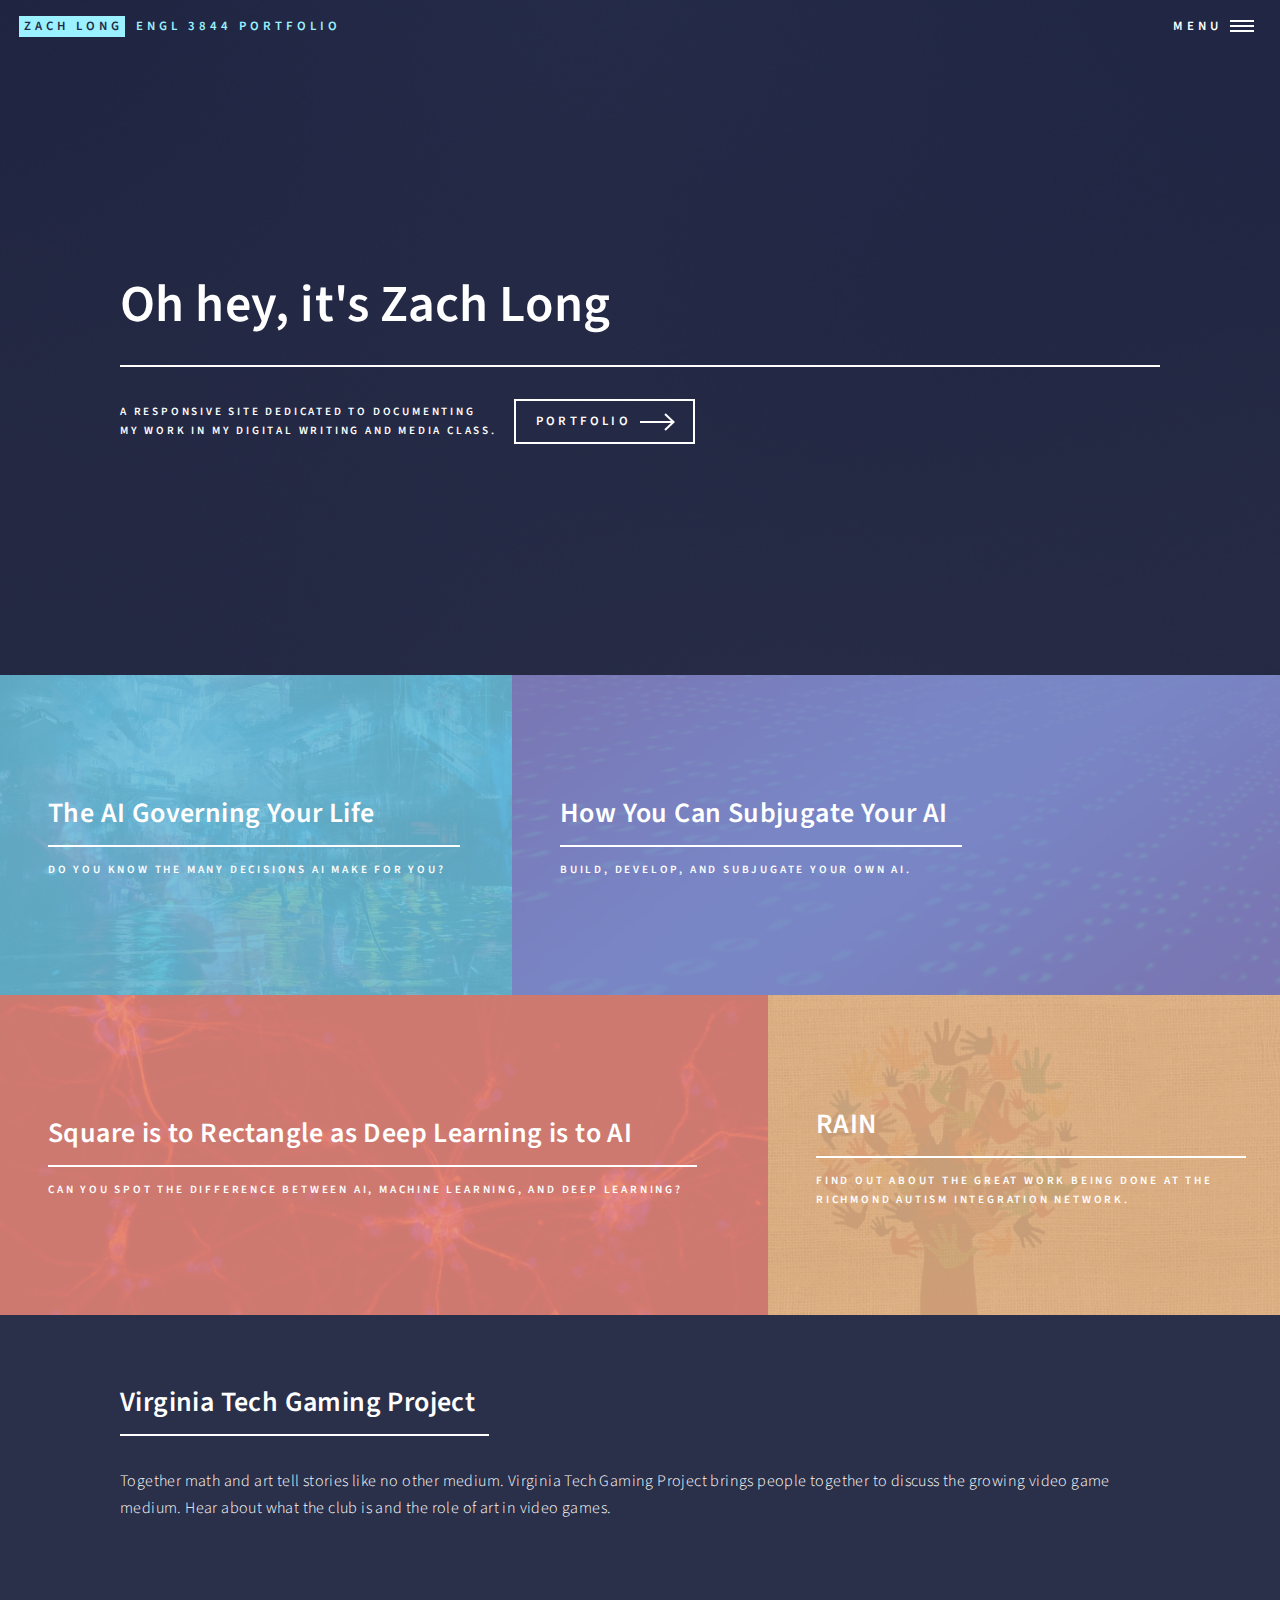
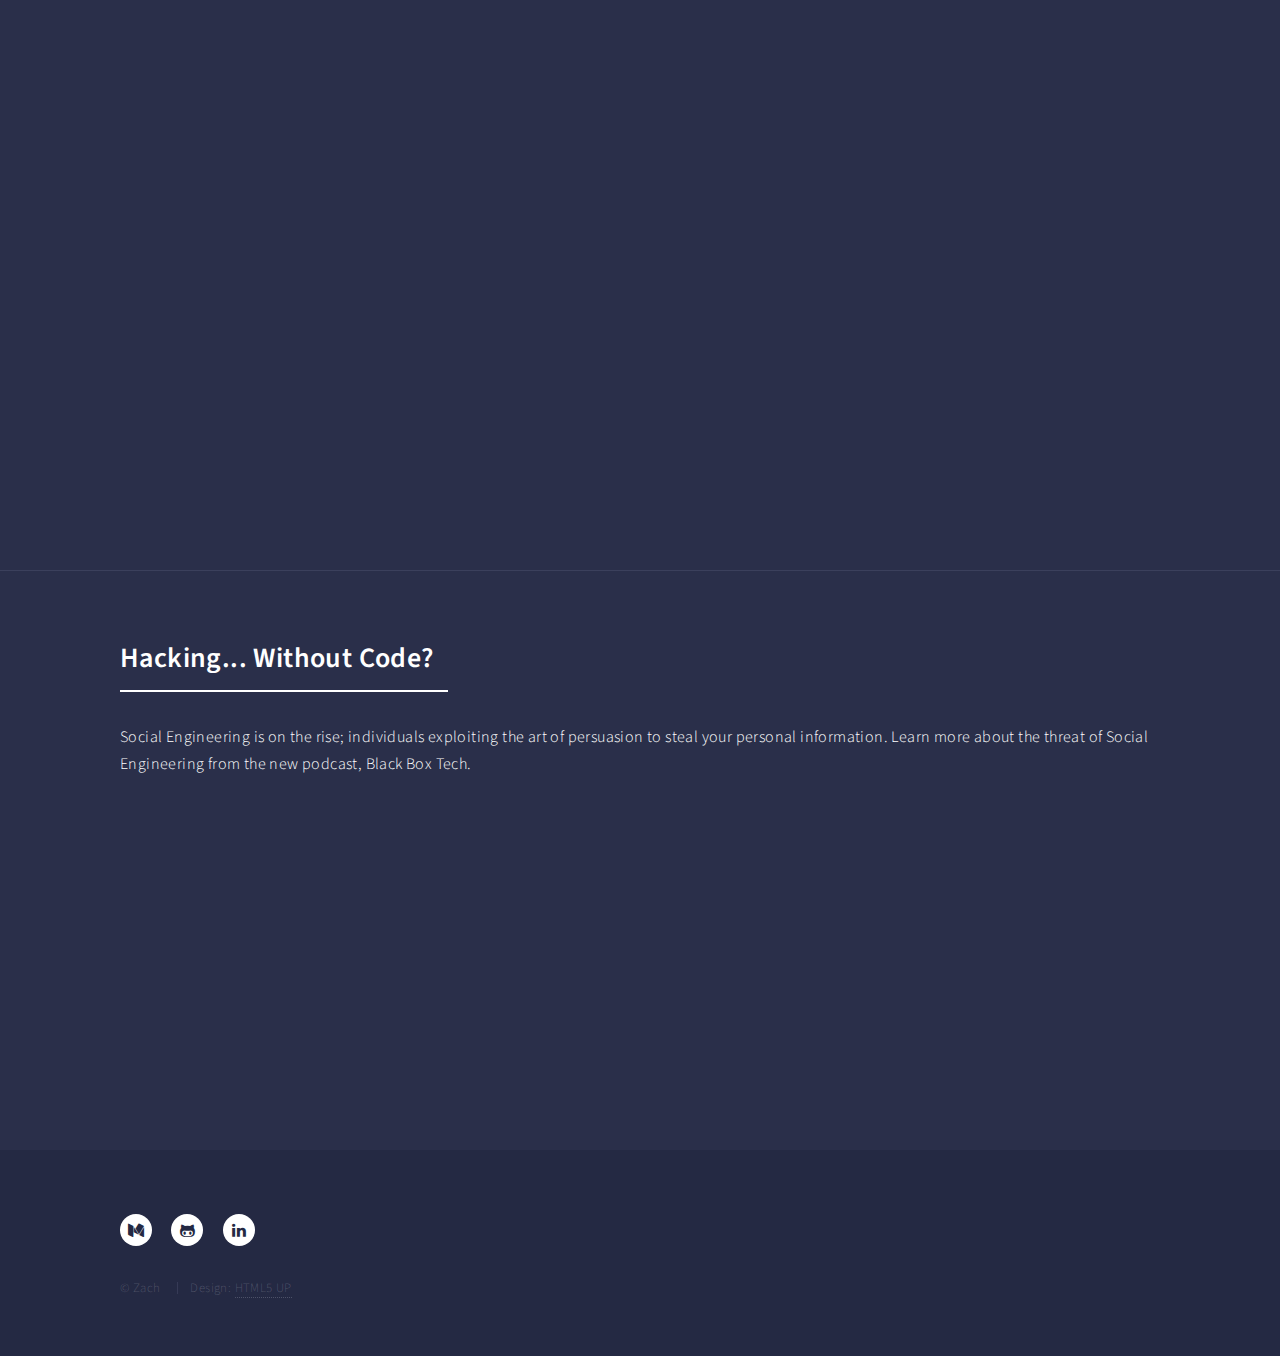
<file: index.html>
<!DOCTYPE HTML>
<!--
	Forty by HTML5 UP
	html5up.net | @ajlkn
	Free for personal and commercial use under the CCA 3.0 license (html5up.net/license)
-->
<html>
	<head>
		<title>Zach Long | 3844</title>
		<meta charset="utf-8" />
		<meta name="viewport" content="width=device-width, initial-scale=1, user-scalable=no" />
		<link rel="stylesheet" href="assets/css/main.css" />
		<noscript><link rel="stylesheet" href="assets/css/noscript.css" /></noscript>
	</head>
	<body class="is-preload">

		<!-- Wrapper -->
			<div id="wrapper">

				<!-- Header -->
					<header id="header" class="alt">
						<a href="index.html" class="logo"><strong>Zach Long</strong> <span>ENGL 3844 Portfolio</span></a>
						<nav>
							<a href="#menu">Menu</a>
						</nav>
					</header>

				<!-- Menu -->
					<nav id="menu">
						<ul class="links">
							<li><a href="index.html">Home</a></li>
                            <li><a href="#one">Portfolio</a></li>
                            <li><a href="#two">Virginia Tech Gaming Project</a></li>
                            <li><a href="#three">Hacking... Without Code?</a></li>
						</ul>
						<ul class="actions stacked">
							<li><a href="http://www.richmondautism.org/" class="button fit">RAIN</a></li>
							<li><a href="https://heartmachine.com/" class="button fit">Solar Ash Kingdom</a></li>
						</ul>
					</nav>

				<!-- Banner -->
					<section id="banner" class="major">
						<div class="inner">
							<header class="major">
								<h1>Oh hey, it's Zach Long</h1>
							</header>
							<div class="content">
								<p>A responsive site dedicated to documenting<br />
								my work in my Digital Writing and Media class.</p>
								<ul class="actions">
									<li><a href="#one" class="button next scrolly">Portfolio</a></li>
								</ul>
							</div>
						</div>
					</section>

				<!-- Main -->
					<div id="main">

						<!-- One -->
							<section id="one" class="tiles">
								<article>
									<span class="image">
										<img src="images/surroundAI.jpg" alt="Robot Top Hat" />
									</span>
									<header class="major">
										<h3><a href="https://medium.com/@zachtl13/the-ai-governing-your-life-140505f958c6" class="link">The AI Governing Your Life</a></h3>
										<p>Do you know the many decisions AI make for you?</p>
									</header>
								</article>
								<article>
									<span class="image">
										<img src="images/bin.jpg" alt="" />
									</span>
									<header class="major">
										<h3><a href="https://medium.com/@zachtl13/how-you-can-subjugate-your-ai-b9d9c4ce5c4e" class="link">How You Can Subjugate Your AI</a></h3>
										<p>Build, develop, and subjugate your own AI.</p>
									</header>
								</article>
								<article>
									<span class="image">
										<img src="images/neurons.png" alt="" />
									</span>
									<header class="major">
										<h3><a href="https://medium.com/@zachtl13/square-is-to-rectangle-as-deep-learning-is-to-ai-cae470043db2" class="link">Square is to Rectangle as Deep Learning is to AI</a></h3>
										<p>Can you spot the difference between AI, Machine Learning, and Deep Learning?</p>
									</header>
                                </article>
								<article>
									<span class="image">
										<img src="images/volunteer.jpg" alt="" />
									</span>
									<header class="major">
										<h3><a href="http://www.richmondautism.org/" class="link">RAIN</a></h3>
										<p>Find out about the great work being done at the Richmond Autism Integration Network.</p>
									</header>
                                </article>
							</section>

						<!-- Two -->
							<section id="two">
								<div class="inner">
									<header class="major">
										<h2>Virginia Tech Gaming Project</h2>
									</header>
                                    <p>Together math and art tell stories like no other medium.  Virginia Tech Gaming Project brings people together to discuss the growing video game medium.  Hear about what the club is and the role of art in video games.</p>
                                    <style>.embed-container { position: relative; padding-bottom: 56.25%; height: 0; overflow: hidden; max-width: 100%; } .embed-container iframe, .embed-container object, .embed-container embed { position: absolute; top: 0; left: 0; width: 100%; height: 100%; }</style><div class='embed-container'><iframe src='https://www.youtube.com/embed//hqlUwbIH5JA' frameborder='0' allowfullscreen></iframe>
								</div>
                            </section>
                            <section id="three">
                                <div class="inner">
                                    <header class="major">
                                        <h2>Hacking... Without Code?</h2>
                                    </header>
                                    <p>Social Engineering is on the rise; individuals exploiting the art of persuasion to steal your personal information. Learn more about the threat of Social Engineering from the new podcast, Black Box Tech.</p>
                                    <iframe width="100%" height="300" scrolling="no" frameborder="no" allow="autoplay" src="https://w.soundcloud.com/player/?url=https%3A//api.soundcloud.com/tracks/604040880%3Fsecret_token%3Ds-ou3fb&color=%23ff5500&auto_play=false&hide_related=false&show_comments=true&show_user=true&show_reposts=false&show_teaser=true&visual=true"></iframe>
                                </div>
                            </section>

					</div>

				<!-- Footer -->
					<footer id="footer">
						<div class="inner">
							<ul class="icons">
								<li><a href="https://medium.com/@zachtl13" class="icon alt fa-medium"><span class="label">Medium</span></a></li>
								<li><a href="https://github.com/Masterfishy" class="icon alt fa-github-alt"><span class="label">GitHub</span></a></li>
								<li><a href="https://www.linkedin.com/in/zachlong-42/" class="icon alt fa-linkedin"><span class="label">LinkedIn</span></a></li>
							</ul>
							<ul class="copyright">
								<li>&copy; Zach</li>
								<li>Design: <a href="https://html5up.net">HTML5 UP</a></li>
							</ul>
						</div>
					</footer>

			</div>

		<!-- Scripts -->
			<script src="assets/js/jquery.min.js"></script>
			<script src="assets/js/jquery.scrolly.min.js"></script>
			<script src="assets/js/jquery.scrollex.min.js"></script>
			<script src="assets/js/browser.min.js"></script>
			<script src="assets/js/breakpoints.min.js"></script>
			<script src="assets/js/util.js"></script>
			<script src="assets/js/main.js"></script>

	</body>
</html>
</file>
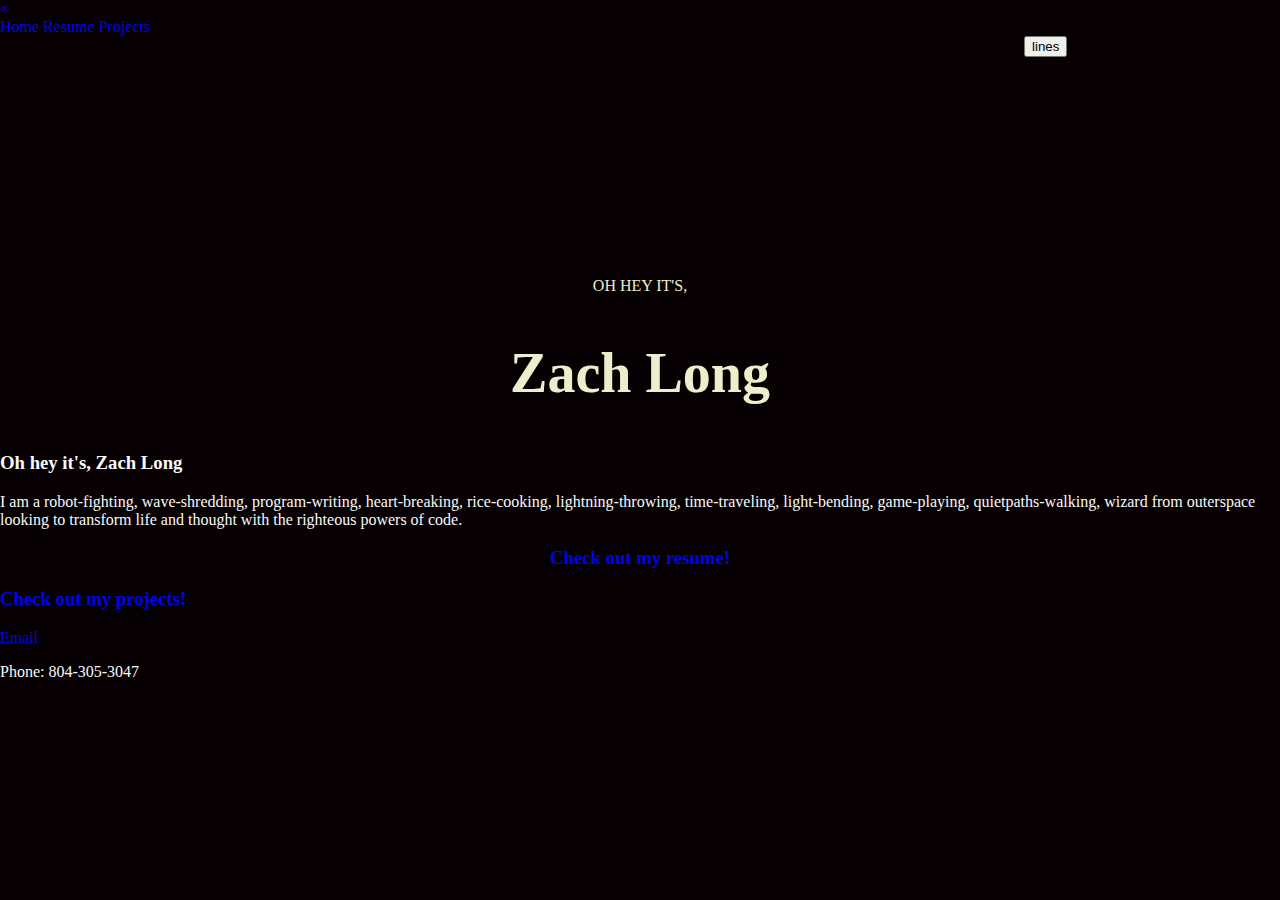
<file: Old/index.html>
<!DOCTYPE html>
    <head>
        <title>Zach's 4th try for a website.</title>
        <link rel="stylesheet" href="css/style.css"/>
        <meta name='viewport' content='width=device-width, initial-scale=1.0, maximum-scale=1.0'/>
    </head>
    <body>
        <script src="js/scripts.js"></script>
        <div id="menus" class="overlay">
            <a href="javascript:void(0)" class="close" onclick="closeMenu()">&times;</a>
            <div class="overlay-content">
                <a href="index.html">Home</a>
                <a href="resume.html">Resume</a> 
                <a href="projects.html">Projects</a>
            </div>
        </div>
        <div class="hamburger">
            <button onclick="openMenu()">lines</button>
        </div>

        
        <div class="section hero">
            <div class="circle">
                <p>OH HEY IT'S,</p>
                <h2>Zach Long</h2>
            </div>
        </div>
        <div class="section about">
            <!--<img src="images/head.JPG" alt="issme Zach, that's arabic."/>-->
            <h3>Oh hey it's, Zach Long</h3>
            <p>I am a robot-fighting, wave-shredding, program-writing, 
                heart-breaking, rice-cooking, lightning-throwing, time-traveling,
                light-bending, game-playing, quietpaths-walking, wizard from
                outerspace looking to transform life and thought with the
                righteous powers of code.                
            </p>
        </div>
        <div class="section resume">
            <h3><a href="resume.html">Check out my resume!</a></h3>
        </div>
        <div class="section projects">
            <h3><a href="projects.html">Check out my projects!</a></h3>
        </div>
        <div class="section contact">
            <p><a href="mailto:zachtl13@vt.edu">Email</a></p>
            <p>Phone: 804-305-3047</p>
        </div>

    </body>
</file>
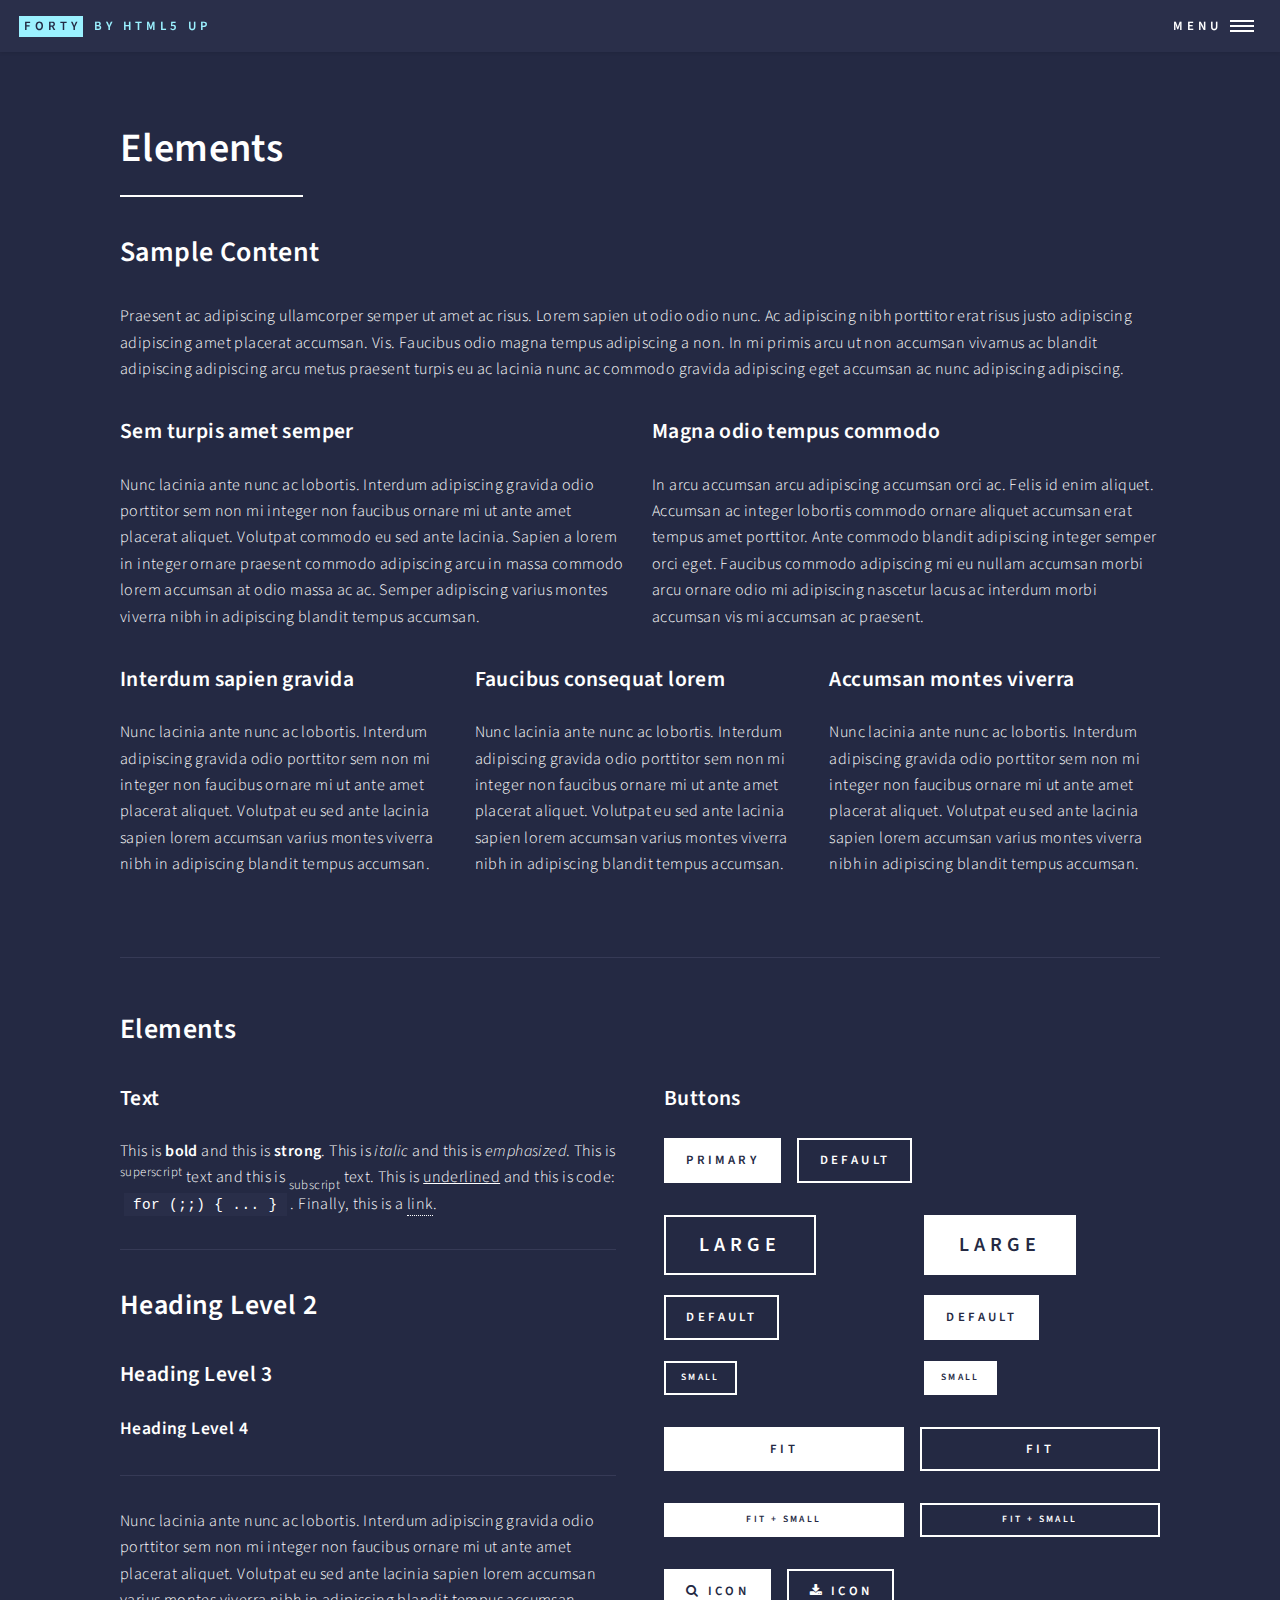
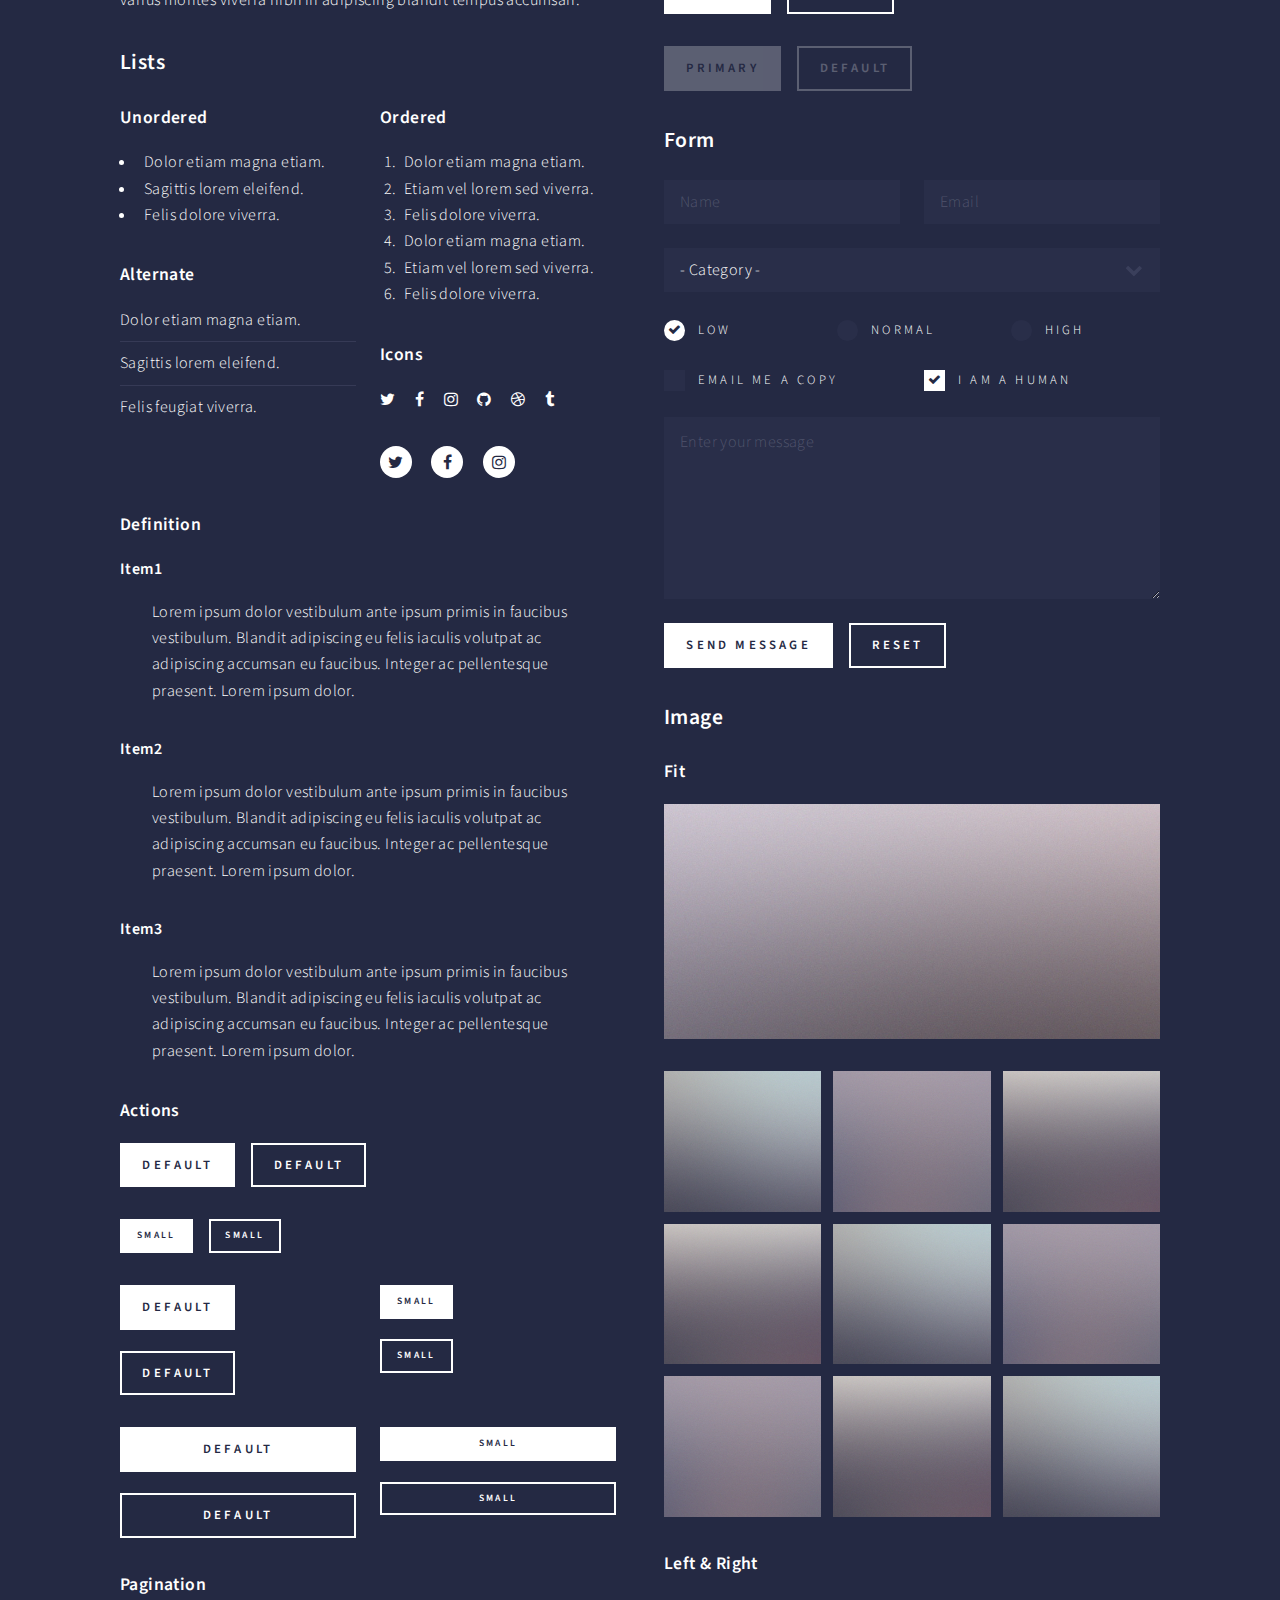
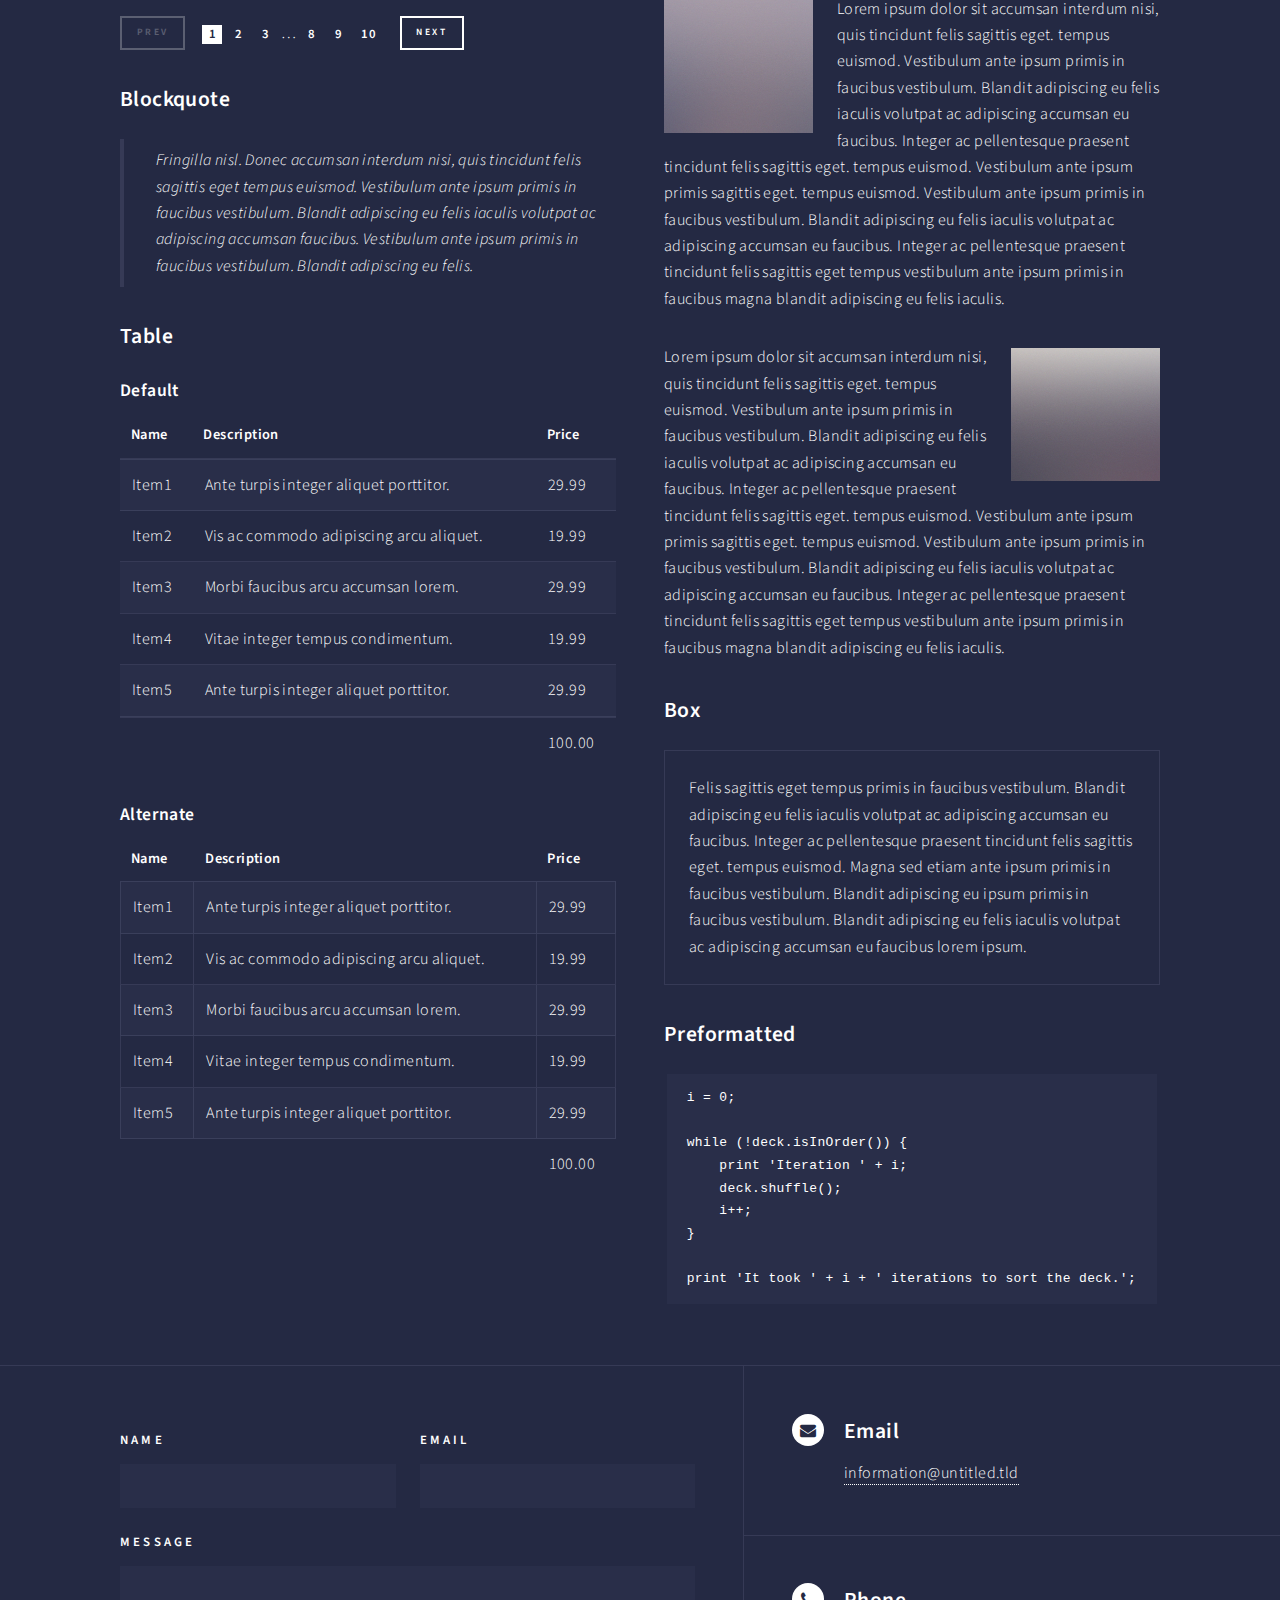
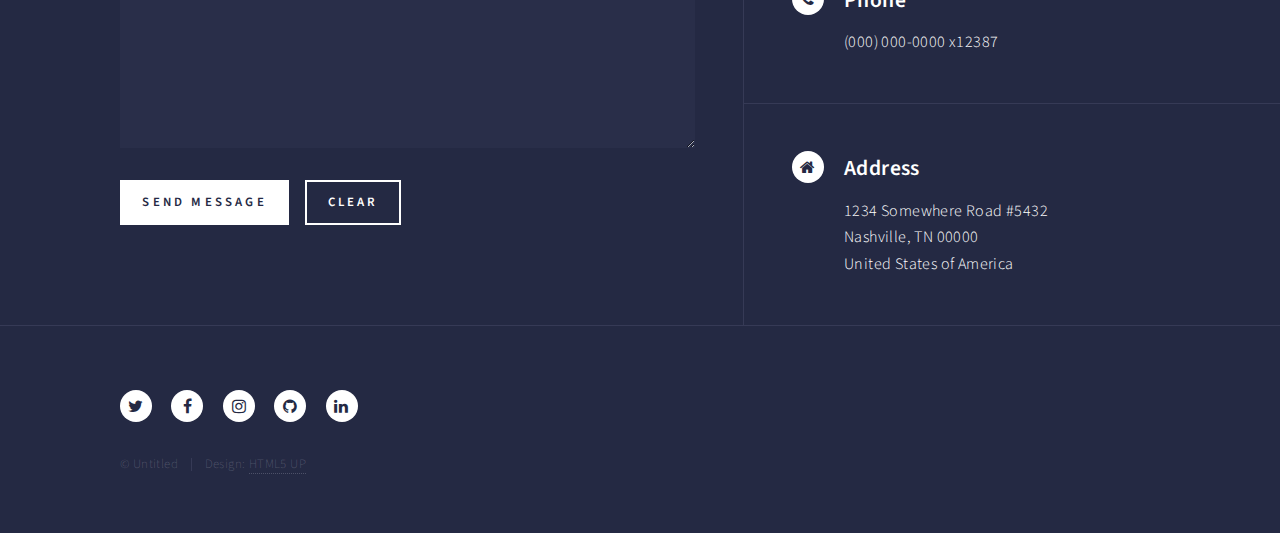
<file: elements.html>
<!DOCTYPE HTML>
<!--
	Forty by HTML5 UP
	html5up.net | @ajlkn
	Free for personal and commercial use under the CCA 3.0 license (html5up.net/license)
-->
<html>
	<head>
		<title>Elements - Forty by HTML5 UP</title>
		<meta charset="utf-8" />
		<meta name="viewport" content="width=device-width, initial-scale=1, user-scalable=no" />
		<link rel="stylesheet" href="assets/css/main.css" />
		<noscript><link rel="stylesheet" href="assets/css/noscript.css" /></noscript>
	</head>
	<body class="is-preload">

		<!-- Wrapper -->
			<div id="wrapper">

				<!-- Header -->
					<header id="header">
						<a href="index.html" class="logo"><strong>Forty</strong> <span>by HTML5 UP</span></a>
						<nav>
							<a href="#menu">Menu</a>
						</nav>
					</header>

				<!-- Menu -->
					<nav id="menu">
						<ul class="links">
							<li><a href="index.html">Home</a></li>
							<li><a href="landing.html">Landing</a></li>
							<li><a href="generic.html">Generic</a></li>
							<li><a href="elements.html">Elements</a></li>
						</ul>
						<ul class="actions stacked">
							<li><a href="#" class="button primary fit">Get Started</a></li>
							<li><a href="#" class="button fit">Log In</a></li>
						</ul>
					</nav>

				<!-- Main -->
					<div id="main" class="alt">

						<!-- One -->
							<section id="one">
								<div class="inner">
									<header class="major">
										<h1>Elements</h1>
									</header>

									<!-- Content -->
										<h2 id="content">Sample Content</h2>
										<p>Praesent ac adipiscing ullamcorper semper ut amet ac risus. Lorem sapien ut odio odio nunc. Ac adipiscing nibh porttitor erat risus justo adipiscing adipiscing amet placerat accumsan. Vis. Faucibus odio magna tempus adipiscing a non. In mi primis arcu ut non accumsan vivamus ac blandit adipiscing adipiscing arcu metus praesent turpis eu ac lacinia nunc ac commodo gravida adipiscing eget accumsan ac nunc adipiscing adipiscing.</p>
										<div class="row">
											<div class="col-6 col-12-small">
												<h3>Sem turpis amet semper</h3>
												<p>Nunc lacinia ante nunc ac lobortis. Interdum adipiscing gravida odio porttitor sem non mi integer non faucibus ornare mi ut ante amet placerat aliquet. Volutpat commodo eu sed ante lacinia. Sapien a lorem in integer ornare praesent commodo adipiscing arcu in massa commodo lorem accumsan at odio massa ac ac. Semper adipiscing varius montes viverra nibh in adipiscing blandit tempus accumsan.</p>
											</div>
											<div class="col-6 col-12-small">
												<h3>Magna odio tempus commodo</h3>
												<p>In arcu accumsan arcu adipiscing accumsan orci ac. Felis id enim aliquet. Accumsan ac integer lobortis commodo ornare aliquet accumsan erat tempus amet porttitor. Ante commodo blandit adipiscing integer semper orci eget. Faucibus commodo adipiscing mi eu nullam accumsan morbi arcu ornare odio mi adipiscing nascetur lacus ac interdum morbi accumsan vis mi accumsan ac praesent.</p>
											</div>
											<!-- Break -->
											<div class="col-4 col-12-medium">
												<h3>Interdum sapien gravida</h3>
												<p>Nunc lacinia ante nunc ac lobortis. Interdum adipiscing gravida odio porttitor sem non mi integer non faucibus ornare mi ut ante amet placerat aliquet. Volutpat eu sed ante lacinia sapien lorem accumsan varius montes viverra nibh in adipiscing blandit tempus accumsan.</p>
											</div>
											<div class="col-4 col-12-medium">
												<h3>Faucibus consequat lorem</h3>
												<p>Nunc lacinia ante nunc ac lobortis. Interdum adipiscing gravida odio porttitor sem non mi integer non faucibus ornare mi ut ante amet placerat aliquet. Volutpat eu sed ante lacinia sapien lorem accumsan varius montes viverra nibh in adipiscing blandit tempus accumsan.</p>
											</div>
											<div class="col-4 col-12-medium">
												<h3>Accumsan montes viverra</h3>
												<p>Nunc lacinia ante nunc ac lobortis. Interdum adipiscing gravida odio porttitor sem non mi integer non faucibus ornare mi ut ante amet placerat aliquet. Volutpat eu sed ante lacinia sapien lorem accumsan varius montes viverra nibh in adipiscing blandit tempus accumsan.</p>
											</div>
										</div>

									<hr class="major" />

									<!-- Elements -->
										<h2 id="elements">Elements</h2>
										<div class="row gtr-200">
											<div class="col-6 col-12-medium">

												<!-- Text stuff -->
													<h3>Text</h3>
													<p>This is <b>bold</b> and this is <strong>strong</strong>. This is <i>italic</i> and this is <em>emphasized</em>.
													This is <sup>superscript</sup> text and this is <sub>subscript</sub> text.
													This is <u>underlined</u> and this is code: <code>for (;;) { ... }</code>.
													Finally, this is a <a href="#">link</a>.</p>
													<hr />
													<h2>Heading Level 2</h2>
													<h3>Heading Level 3</h3>
													<h4>Heading Level 4</h4>
													<hr />
													<p>Nunc lacinia ante nunc ac lobortis. Interdum adipiscing gravida odio porttitor sem non mi integer non faucibus ornare mi ut ante amet placerat aliquet. Volutpat eu sed ante lacinia sapien lorem accumsan varius montes viverra nibh in adipiscing blandit tempus accumsan.</p>

												<!-- Lists -->
													<h3>Lists</h3>
													<div class="row">
														<div class="col-6 col-12-small">

															<h4>Unordered</h4>
															<ul>
																<li>Dolor etiam magna etiam.</li>
																<li>Sagittis lorem eleifend.</li>
																<li>Felis dolore viverra.</li>
															</ul>

															<h4>Alternate</h4>
															<ul class="alt">
																<li>Dolor etiam magna etiam.</li>
																<li>Sagittis lorem eleifend.</li>
																<li>Felis feugiat viverra.</li>
															</ul>

														</div>
														<div class="col-6 col-12-small">

															<h4>Ordered</h4>
															<ol>
																<li>Dolor etiam magna etiam.</li>
																<li>Etiam vel lorem sed viverra.</li>
																<li>Felis dolore viverra.</li>
																<li>Dolor etiam magna etiam.</li>
																<li>Etiam vel lorem sed viverra.</li>
																<li>Felis dolore viverra.</li>
															</ol>

															<h4>Icons</h4>
															<ul class="icons">
																<li><a href="#" class="icon fa-twitter"><span class="label">Twitter</span></a></li>
																<li><a href="#" class="icon fa-facebook"><span class="label">Facebook</span></a></li>
																<li><a href="#" class="icon fa-instagram"><span class="label">Instagram</span></a></li>
																<li><a href="#" class="icon fa-github"><span class="label">Github</span></a></li>
																<li><a href="#" class="icon fa-dribbble"><span class="label">Dribbble</span></a></li>
																<li><a href="#" class="icon fa-tumblr"><span class="label">Tumblr</span></a></li>
															</ul>
															<ul class="icons">
																<li><a href="#" class="icon alt fa-twitter"><span class="label">Twitter</span></a></li>
																<li><a href="#" class="icon alt fa-facebook"><span class="label">Facebook</span></a></li>
																<li><a href="#" class="icon alt fa-instagram"><span class="label">Instagram</span></a></li>
															</ul>

														</div>
													</div>
													<h4>Definition</h4>
													<dl>
														<dt>Item1</dt>
														<dd>
															<p>Lorem ipsum dolor vestibulum ante ipsum primis in faucibus vestibulum. Blandit adipiscing eu felis iaculis volutpat ac adipiscing accumsan eu faucibus. Integer ac pellentesque praesent. Lorem ipsum dolor.</p>
														</dd>
														<dt>Item2</dt>
														<dd>
															<p>Lorem ipsum dolor vestibulum ante ipsum primis in faucibus vestibulum. Blandit adipiscing eu felis iaculis volutpat ac adipiscing accumsan eu faucibus. Integer ac pellentesque praesent. Lorem ipsum dolor.</p>
														</dd>
														<dt>Item3</dt>
														<dd>
															<p>Lorem ipsum dolor vestibulum ante ipsum primis in faucibus vestibulum. Blandit adipiscing eu felis iaculis volutpat ac adipiscing accumsan eu faucibus. Integer ac pellentesque praesent. Lorem ipsum dolor.</p>
														</dd>
													</dl>

													<h4>Actions</h4>
													<ul class="actions">
														<li><a href="#" class="button primary">Default</a></li>
														<li><a href="#" class="button">Default</a></li>
													</ul>
													<ul class="actions small">
														<li><a href="#" class="button primary small">Small</a></li>
														<li><a href="#" class="button small">Small</a></li>
													</ul>
													<div class="row">
														<div class="col-6 col-12-small">
															<ul class="actions stacked">
																<li><a href="#" class="button primary">Default</a></li>
																<li><a href="#" class="button">Default</a></li>
															</ul>
														</div>
														<div class="col-6 col-12-small">
															<ul class="actions stacked">
																<li><a href="#" class="button primary small">Small</a></li>
																<li><a href="#" class="button small">Small</a></li>
															</ul>
														</div>
														<div class="col-6 col-12-small">
															<ul class="actions stacked">
																<li><a href="#" class="button primary fit">Default</a></li>
																<li><a href="#" class="button fit">Default</a></li>
															</ul>
														</div>
														<div class="col-6 col-12-small">
															<ul class="actions stacked">
																<li><a href="#" class="button primary small fit">Small</a></li>
																<li><a href="#" class="button small fit">Small</a></li>
															</ul>
														</div>
													</div>

													<h4>Pagination</h4>
													<ul class="pagination">
														<li><span class="button small disabled">Prev</span></li>
														<li><a href="#" class="page active">1</a></li>
														<li><a href="#" class="page">2</a></li>
														<li><a href="#" class="page">3</a></li>
														<li><span>&hellip;</span></li>
														<li><a href="#" class="page">8</a></li>
														<li><a href="#" class="page">9</a></li>
														<li><a href="#" class="page">10</a></li>
														<li><a href="#" class="button small">Next</a></li>
													</ul>

												<!-- Blockquote -->
													<h3>Blockquote</h3>
													<blockquote>Fringilla nisl. Donec accumsan interdum nisi, quis tincidunt felis sagittis eget tempus euismod. Vestibulum ante ipsum primis in faucibus vestibulum. Blandit adipiscing eu felis iaculis volutpat ac adipiscing accumsan faucibus. Vestibulum ante ipsum primis in faucibus vestibulum. Blandit adipiscing eu felis.</blockquote>

												<!-- Table -->
													<h3>Table</h3>

													<h4>Default</h4>
													<div class="table-wrapper">
														<table>
															<thead>
																<tr>
																	<th>Name</th>
																	<th>Description</th>
																	<th>Price</th>
																</tr>
															</thead>
															<tbody>
																<tr>
																	<td>Item1</td>
																	<td>Ante turpis integer aliquet porttitor.</td>
																	<td>29.99</td>
																</tr>
																<tr>
																	<td>Item2</td>
																	<td>Vis ac commodo adipiscing arcu aliquet.</td>
																	<td>19.99</td>
																</tr>
																<tr>
																	<td>Item3</td>
																	<td> Morbi faucibus arcu accumsan lorem.</td>
																	<td>29.99</td>
																</tr>
																<tr>
																	<td>Item4</td>
																	<td>Vitae integer tempus condimentum.</td>
																	<td>19.99</td>
																</tr>
																<tr>
																	<td>Item5</td>
																	<td>Ante turpis integer aliquet porttitor.</td>
																	<td>29.99</td>
																</tr>
															</tbody>
															<tfoot>
																<tr>
																	<td colspan="2"></td>
																	<td>100.00</td>
																</tr>
															</tfoot>
														</table>
													</div>

													<h4>Alternate</h4>
													<div class="table-wrapper">
														<table class="alt">
															<thead>
																<tr>
																	<th>Name</th>
																	<th>Description</th>
																	<th>Price</th>
																</tr>
															</thead>
															<tbody>
																<tr>
																	<td>Item1</td>
																	<td>Ante turpis integer aliquet porttitor.</td>
																	<td>29.99</td>
																</tr>
																<tr>
																	<td>Item2</td>
																	<td>Vis ac commodo adipiscing arcu aliquet.</td>
																	<td>19.99</td>
																</tr>
																<tr>
																	<td>Item3</td>
																	<td> Morbi faucibus arcu accumsan lorem.</td>
																	<td>29.99</td>
																</tr>
																<tr>
																	<td>Item4</td>
																	<td>Vitae integer tempus condimentum.</td>
																	<td>19.99</td>
																</tr>
																<tr>
																	<td>Item5</td>
																	<td>Ante turpis integer aliquet porttitor.</td>
																	<td>29.99</td>
																</tr>
															</tbody>
															<tfoot>
																<tr>
																	<td colspan="2"></td>
																	<td>100.00</td>
																</tr>
															</tfoot>
														</table>
													</div>

											</div>
											<div class="col-6 col-12-medium">

												<!-- Buttons -->
													<h3>Buttons</h3>
													<ul class="actions">
														<li><a href="#" class="button primary">Primary</a></li>
														<li><a href="#" class="button">Default</a></li>
													</ul>
													<div class="row">
														<div class="col-6 col-12-xsmall">
															<ul class="actions stacked">
																<li><a href="#" class="button large">Large</a></li>
																<li><a href="#" class="button">Default</a></li>
																<li><a href="#" class="button small">Small</a></li>
															</ul>
														</div>
														<div class="col-6 col-12-xsmall">
															<ul class="actions stacked">
																<li><a href="#" class="button primary large">Large</a></li>
																<li><a href="#" class="button primary">Default</a></li>
																<li><a href="#" class="button primary small">Small</a></li>
															</ul>
														</div>
													</div>
													<ul class="actions fit">
														<li><a href="#" class="button primary fit">Fit</a></li>
														<li><a href="#" class="button fit">Fit</a></li>
													</ul>
													<ul class="actions fit small">
														<li><a href="#" class="button primary fit small">Fit + Small</a></li>
														<li><a href="#" class="button fit small">Fit + Small</a></li>
													</ul>
													<ul class="actions">
														<li><a href="#" class="button primary icon fa-search">Icon</a></li>
														<li><a href="#" class="button icon fa-download">Icon</a></li>
													</ul>
													<ul class="actions">
														<li><span class="button primary disabled">Primary</span></li>
														<li><span class="button disabled">Default</span></li>
													</ul>

												<!-- Form -->
													<h3>Form</h3>

													<form method="post" action="#">
														<div class="row gtr-uniform">
															<div class="col-6 col-12-xsmall">
																<input type="text" name="demo-name" id="demo-name" value="" placeholder="Name" />
															</div>
															<div class="col-6 col-12-xsmall">
																<input type="email" name="demo-email" id="demo-email" value="" placeholder="Email" />
															</div>
															<!-- Break -->
															<div class="col-12">
																<select name="demo-category" id="demo-category">
																	<option value="">- Category -</option>
																	<option value="1">Manufacturing</option>
																	<option value="1">Shipping</option>
																	<option value="1">Administration</option>
																	<option value="1">Human Resources</option>
																</select>
															</div>
															<!-- Break -->
															<div class="col-4 col-12-small">
																<input type="radio" id="demo-priority-low" name="demo-priority" checked>
																<label for="demo-priority-low">Low</label>
															</div>
															<div class="col-4 col-12-small">
																<input type="radio" id="demo-priority-normal" name="demo-priority">
																<label for="demo-priority-normal">Normal</label>
															</div>
															<div class="col-4 col-12-small">
																<input type="radio" id="demo-priority-high" name="demo-priority">
																<label for="demo-priority-high">High</label>
															</div>
															<!-- Break -->
															<div class="col-6 col-12-small">
																<input type="checkbox" id="demo-copy" name="demo-copy">
																<label for="demo-copy">Email me a copy</label>
															</div>
															<div class="col-6 col-12-small">
																<input type="checkbox" id="demo-human" name="demo-human" checked>
																<label for="demo-human">I am a human</label>
															</div>
															<!-- Break -->
															<div class="col-12">
																<textarea name="demo-message" id="demo-message" placeholder="Enter your message" rows="6"></textarea>
															</div>
															<!-- Break -->
															<div class="col-12">
																<ul class="actions">
																	<li><input type="submit" value="Send Message" class="primary" /></li>
																	<li><input type="reset" value="Reset" /></li>
																</ul>
															</div>
														</div>
													</form>

												<!-- Image -->
													<h3>Image</h3>

													<h4>Fit</h4>
													<span class="image fit"><img src="images/pic03.jpg" alt="" /></span>
													<div class="box alt">
														<div class="row gtr-50 gtr-uniform">
															<div class="col-4"><span class="image fit"><img src="images/pic08.jpg" alt="" /></span></div>
															<div class="col-4"><span class="image fit"><img src="images/pic09.jpg" alt="" /></span></div>
															<div class="col-4"><span class="image fit"><img src="images/pic10.jpg" alt="" /></span></div>
															<!-- Break -->
															<div class="col-4"><span class="image fit"><img src="images/pic10.jpg" alt="" /></span></div>
															<div class="col-4"><span class="image fit"><img src="images/pic08.jpg" alt="" /></span></div>
															<div class="col-4"><span class="image fit"><img src="images/pic09.jpg" alt="" /></span></div>
															<!-- Break -->
															<div class="col-4"><span class="image fit"><img src="images/pic09.jpg" alt="" /></span></div>
															<div class="col-4"><span class="image fit"><img src="images/pic10.jpg" alt="" /></span></div>
															<div class="col-4"><span class="image fit"><img src="images/pic08.jpg" alt="" /></span></div>
														</div>
													</div>

													<h4>Left &amp; Right</h4>
													<p><span class="image left"><img src="images/pic09.jpg" alt="" /></span>Lorem ipsum dolor sit accumsan interdum nisi, quis tincidunt felis sagittis eget. tempus euismod. Vestibulum ante ipsum primis in faucibus vestibulum. Blandit adipiscing eu felis iaculis volutpat ac adipiscing accumsan eu faucibus. Integer ac pellentesque praesent tincidunt felis sagittis eget. tempus euismod. Vestibulum ante ipsum primis sagittis eget. tempus euismod. Vestibulum ante ipsum primis in faucibus vestibulum. Blandit adipiscing eu felis iaculis volutpat ac adipiscing accumsan eu faucibus. Integer ac pellentesque praesent tincidunt felis sagittis eget tempus vestibulum ante ipsum primis in faucibus magna blandit adipiscing eu felis iaculis.</p>
													<p><span class="image right"><img src="images/pic10.jpg" alt="" /></span>Lorem ipsum dolor sit accumsan interdum nisi, quis tincidunt felis sagittis eget. tempus euismod. Vestibulum ante ipsum primis in faucibus vestibulum. Blandit adipiscing eu felis iaculis volutpat ac adipiscing accumsan eu faucibus. Integer ac pellentesque praesent tincidunt felis sagittis eget. tempus euismod. Vestibulum ante ipsum primis sagittis eget. tempus euismod. Vestibulum ante ipsum primis in faucibus vestibulum. Blandit adipiscing eu felis iaculis volutpat ac adipiscing accumsan eu faucibus. Integer ac pellentesque praesent tincidunt felis sagittis eget tempus vestibulum ante ipsum primis in faucibus magna blandit adipiscing eu felis iaculis.</p>

												<!-- Box -->
													<h3>Box</h3>
													<div class="box">
														<p>Felis sagittis eget tempus primis in faucibus vestibulum. Blandit adipiscing eu felis iaculis volutpat ac adipiscing accumsan eu faucibus. Integer ac pellentesque praesent tincidunt felis sagittis eget. tempus euismod. Magna sed etiam ante ipsum primis in faucibus vestibulum. Blandit adipiscing eu ipsum primis in faucibus vestibulum. Blandit adipiscing eu felis iaculis volutpat ac adipiscing accumsan eu faucibus lorem ipsum.</p>
													</div>

												<!-- Preformatted Code -->
													<h3>Preformatted</h3>
													<pre><code>i = 0;

while (!deck.isInOrder()) {
    print 'Iteration ' + i;
    deck.shuffle();
    i++;
}

print 'It took ' + i + ' iterations to sort the deck.';
</code></pre>

											</div>
										</div>

								</div>
							</section>

					</div>

				<!-- Contact -->
					<section id="contact">
						<div class="inner">
							<section>
								<form method="post" action="#">
									<div class="fields">
										<div class="field half">
											<label for="name">Name</label>
											<input type="text" name="name" id="name" />
										</div>
										<div class="field half">
											<label for="email">Email</label>
											<input type="text" name="email" id="email" />
										</div>
										<div class="field">
											<label for="message">Message</label>
											<textarea name="message" id="message" rows="6"></textarea>
										</div>
									</div>
									<ul class="actions">
										<li><input type="submit" value="Send Message" class="primary" /></li>
										<li><input type="reset" value="Clear" /></li>
									</ul>
								</form>
							</section>
							<section class="split">
								<section>
									<div class="contact-method">
										<span class="icon alt fa-envelope"></span>
										<h3>Email</h3>
										<a href="#">information@untitled.tld</a>
									</div>
								</section>
								<section>
									<div class="contact-method">
										<span class="icon alt fa-phone"></span>
										<h3>Phone</h3>
										<span>(000) 000-0000 x12387</span>
									</div>
								</section>
								<section>
									<div class="contact-method">
										<span class="icon alt fa-home"></span>
										<h3>Address</h3>
										<span>1234 Somewhere Road #5432<br />
										Nashville, TN 00000<br />
										United States of America</span>
									</div>
								</section>
							</section>
						</div>
					</section>

				<!-- Footer -->
					<footer id="footer">
						<div class="inner">
							<ul class="icons">
								<li><a href="#" class="icon alt fa-twitter"><span class="label">Twitter</span></a></li>
								<li><a href="#" class="icon alt fa-facebook"><span class="label">Facebook</span></a></li>
								<li><a href="#" class="icon alt fa-instagram"><span class="label">Instagram</span></a></li>
								<li><a href="#" class="icon alt fa-github"><span class="label">GitHub</span></a></li>
								<li><a href="#" class="icon alt fa-linkedin"><span class="label">LinkedIn</span></a></li>
							</ul>
							<ul class="copyright">
								<li>&copy; Untitled</li><li>Design: <a href="https://html5up.net">HTML5 UP</a></li>
							</ul>
						</div>
					</footer>

			</div>

		<!-- Scripts -->
			<script src="assets/js/jquery.min.js"></script>
			<script src="assets/js/jquery.scrolly.min.js"></script>
			<script src="assets/js/jquery.scrollex.min.js"></script>
			<script src="assets/js/browser.min.js"></script>
			<script src="assets/js/breakpoints.min.js"></script>
			<script src="assets/js/util.js"></script>
			<script src="assets/js/main.js"></script>

	</body>
</html>
</file>
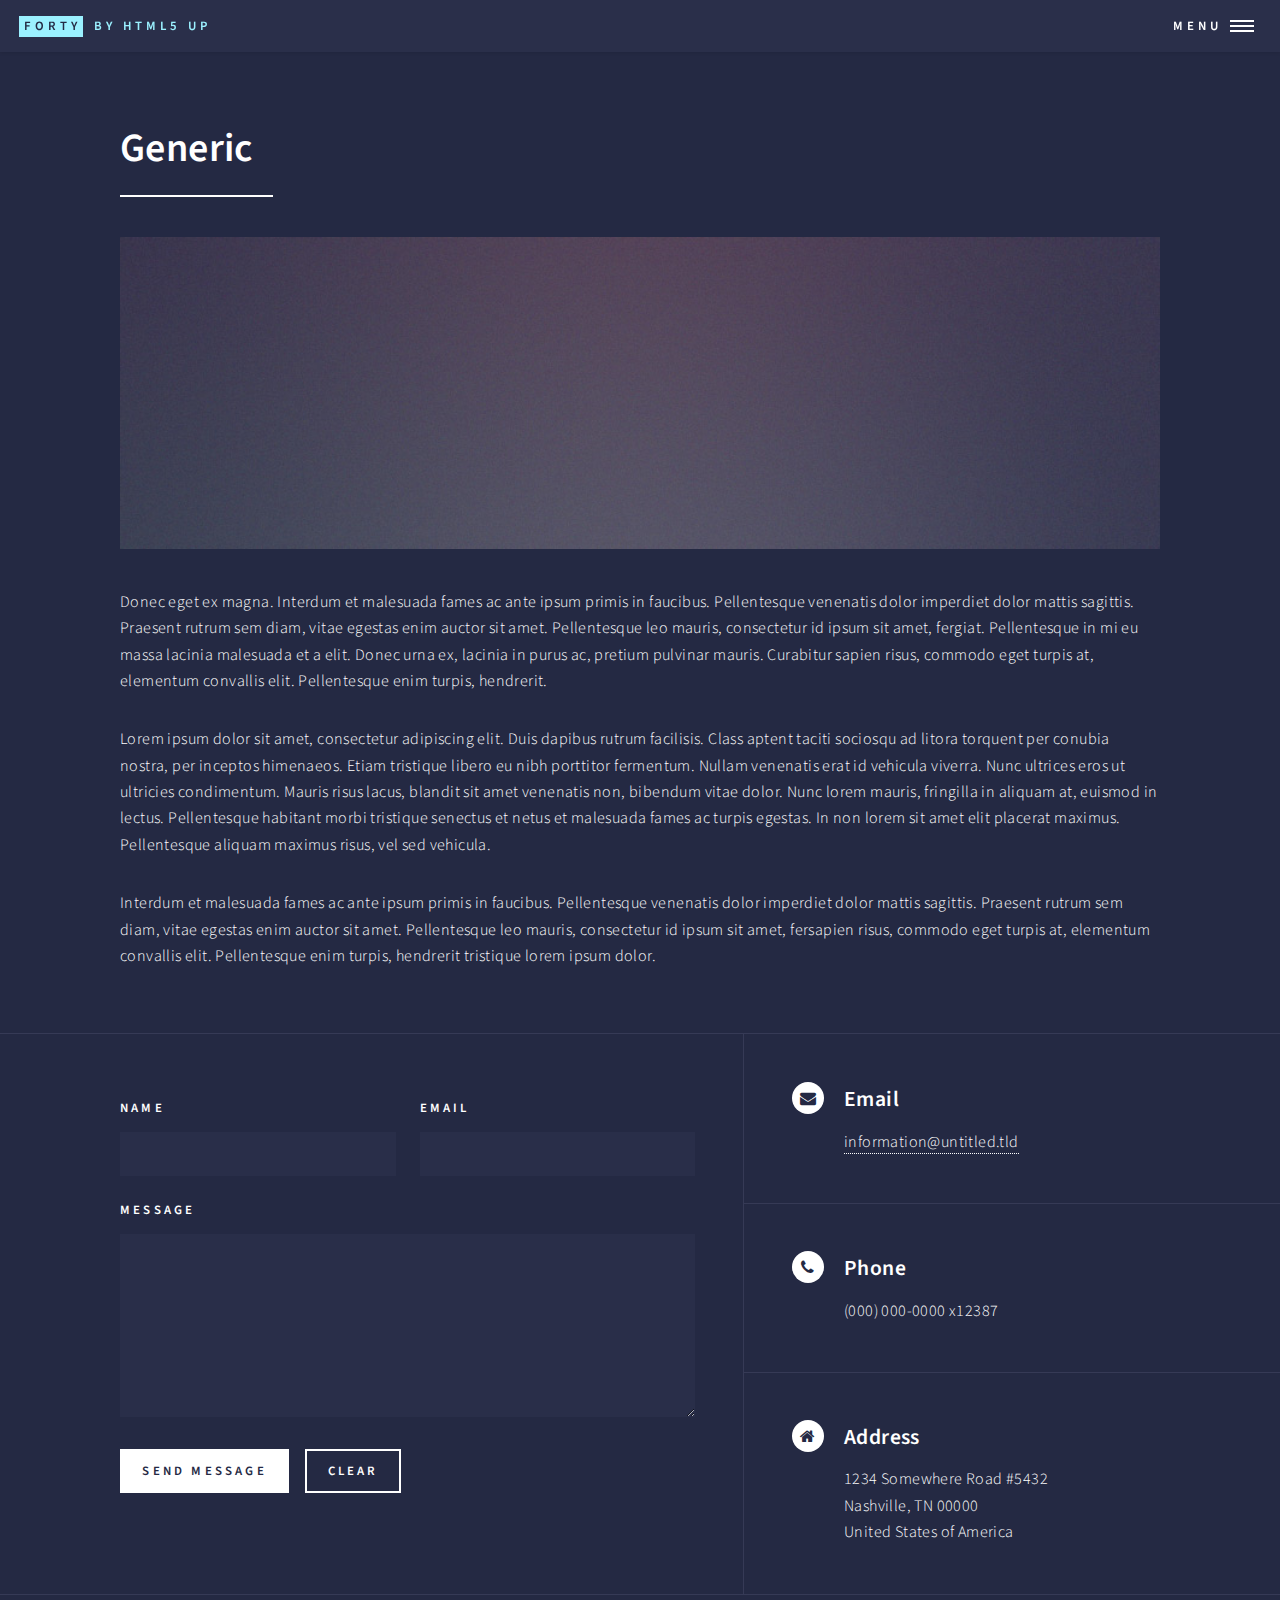
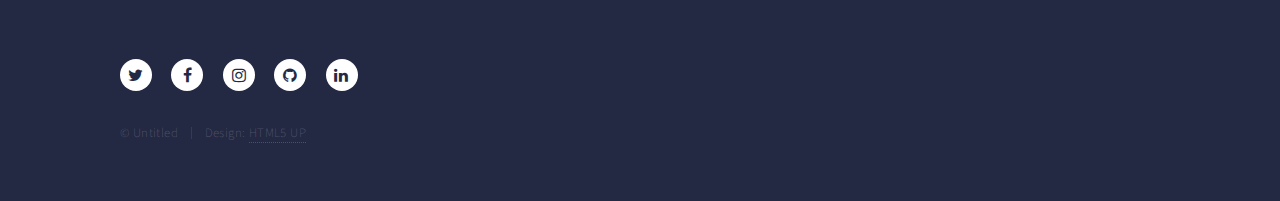
<file: generic.html>
<!DOCTYPE HTML>
<!--
	Forty by HTML5 UP
	html5up.net | @ajlkn
	Free for personal and commercial use under the CCA 3.0 license (html5up.net/license)
-->
<html>
	<head>
		<title>Generic - Forty by HTML5 UP</title>
		<meta charset="utf-8" />
		<meta name="viewport" content="width=device-width, initial-scale=1, user-scalable=no" />
		<link rel="stylesheet" href="assets/css/main.css" />
		<noscript><link rel="stylesheet" href="assets/css/noscript.css" /></noscript>
	</head>
	<body class="is-preload">

		<!-- Wrapper -->
			<div id="wrapper">

				<!-- Header -->
					<header id="header">
						<a href="index.html" class="logo"><strong>Forty</strong> <span>by HTML5 UP</span></a>
						<nav>
							<a href="#menu">Menu</a>
						</nav>
					</header>

				<!-- Menu -->
					<nav id="menu">
						<ul class="links">
							<li><a href="index.html">Home</a></li>
							<li><a href="landing.html">Landing</a></li>
							<li><a href="generic.html">Generic</a></li>
							<li><a href="elements.html">Elements</a></li>
						</ul>
						<ul class="actions stacked">
							<li><a href="#" class="button primary fit">Get Started</a></li>
							<li><a href="#" class="button fit">Log In</a></li>
						</ul>
					</nav>

				<!-- Main -->
					<div id="main" class="alt">

						<!-- One -->
							<section id="one">
								<div class="inner">
									<header class="major">
										<h1>Generic</h1>
									</header>
									<span class="image main"><img src="images/pic11.jpg" alt="" /></span>
									<p>Donec eget ex magna. Interdum et malesuada fames ac ante ipsum primis in faucibus. Pellentesque venenatis dolor imperdiet dolor mattis sagittis. Praesent rutrum sem diam, vitae egestas enim auctor sit amet. Pellentesque leo mauris, consectetur id ipsum sit amet, fergiat. Pellentesque in mi eu massa lacinia malesuada et a elit. Donec urna ex, lacinia in purus ac, pretium pulvinar mauris. Curabitur sapien risus, commodo eget turpis at, elementum convallis elit. Pellentesque enim turpis, hendrerit.</p>
									<p>Lorem ipsum dolor sit amet, consectetur adipiscing elit. Duis dapibus rutrum facilisis. Class aptent taciti sociosqu ad litora torquent per conubia nostra, per inceptos himenaeos. Etiam tristique libero eu nibh porttitor fermentum. Nullam venenatis erat id vehicula viverra. Nunc ultrices eros ut ultricies condimentum. Mauris risus lacus, blandit sit amet venenatis non, bibendum vitae dolor. Nunc lorem mauris, fringilla in aliquam at, euismod in lectus. Pellentesque habitant morbi tristique senectus et netus et malesuada fames ac turpis egestas. In non lorem sit amet elit placerat maximus. Pellentesque aliquam maximus risus, vel sed vehicula.</p>
									<p>Interdum et malesuada fames ac ante ipsum primis in faucibus. Pellentesque venenatis dolor imperdiet dolor mattis sagittis. Praesent rutrum sem diam, vitae egestas enim auctor sit amet. Pellentesque leo mauris, consectetur id ipsum sit amet, fersapien risus, commodo eget turpis at, elementum convallis elit. Pellentesque enim turpis, hendrerit tristique lorem ipsum dolor.</p>
								</div>
							</section>

					</div>

				<!-- Contact -->
					<section id="contact">
						<div class="inner">
							<section>
								<form method="post" action="#">
									<div class="fields">
										<div class="field half">
											<label for="name">Name</label>
											<input type="text" name="name" id="name" />
										</div>
										<div class="field half">
											<label for="email">Email</label>
											<input type="text" name="email" id="email" />
										</div>
										<div class="field">
											<label for="message">Message</label>
											<textarea name="message" id="message" rows="6"></textarea>
										</div>
									</div>
									<ul class="actions">
										<li><input type="submit" value="Send Message" class="primary" /></li>
										<li><input type="reset" value="Clear" /></li>
									</ul>
								</form>
							</section>
							<section class="split">
								<section>
									<div class="contact-method">
										<span class="icon alt fa-envelope"></span>
										<h3>Email</h3>
										<a href="#">information@untitled.tld</a>
									</div>
								</section>
								<section>
									<div class="contact-method">
										<span class="icon alt fa-phone"></span>
										<h3>Phone</h3>
										<span>(000) 000-0000 x12387</span>
									</div>
								</section>
								<section>
									<div class="contact-method">
										<span class="icon alt fa-home"></span>
										<h3>Address</h3>
										<span>1234 Somewhere Road #5432<br />
										Nashville, TN 00000<br />
										United States of America</span>
									</div>
								</section>
							</section>
						</div>
					</section>

				<!-- Footer -->
					<footer id="footer">
						<div class="inner">
							<ul class="icons">
								<li><a href="#" class="icon alt fa-twitter"><span class="label">Twitter</span></a></li>
								<li><a href="#" class="icon alt fa-facebook"><span class="label">Facebook</span></a></li>
								<li><a href="#" class="icon alt fa-instagram"><span class="label">Instagram</span></a></li>
								<li><a href="#" class="icon alt fa-github"><span class="label">GitHub</span></a></li>
								<li><a href="#" class="icon alt fa-linkedin"><span class="label">LinkedIn</span></a></li>
							</ul>
							<ul class="copyright">
								<li>&copy; Untitled</li><li>Design: <a href="https://html5up.net">HTML5 UP</a></li>
							</ul>
						</div>
					</footer>

			</div>

		<!-- Scripts -->
			<script src="assets/js/jquery.min.js"></script>
			<script src="assets/js/jquery.scrolly.min.js"></script>
			<script src="assets/js/jquery.scrollex.min.js"></script>
			<script src="assets/js/browser.min.js"></script>
			<script src="assets/js/breakpoints.min.js"></script>
			<script src="assets/js/util.js"></script>
			<script src="assets/js/main.js"></script>

	</body>
</html>
</file>
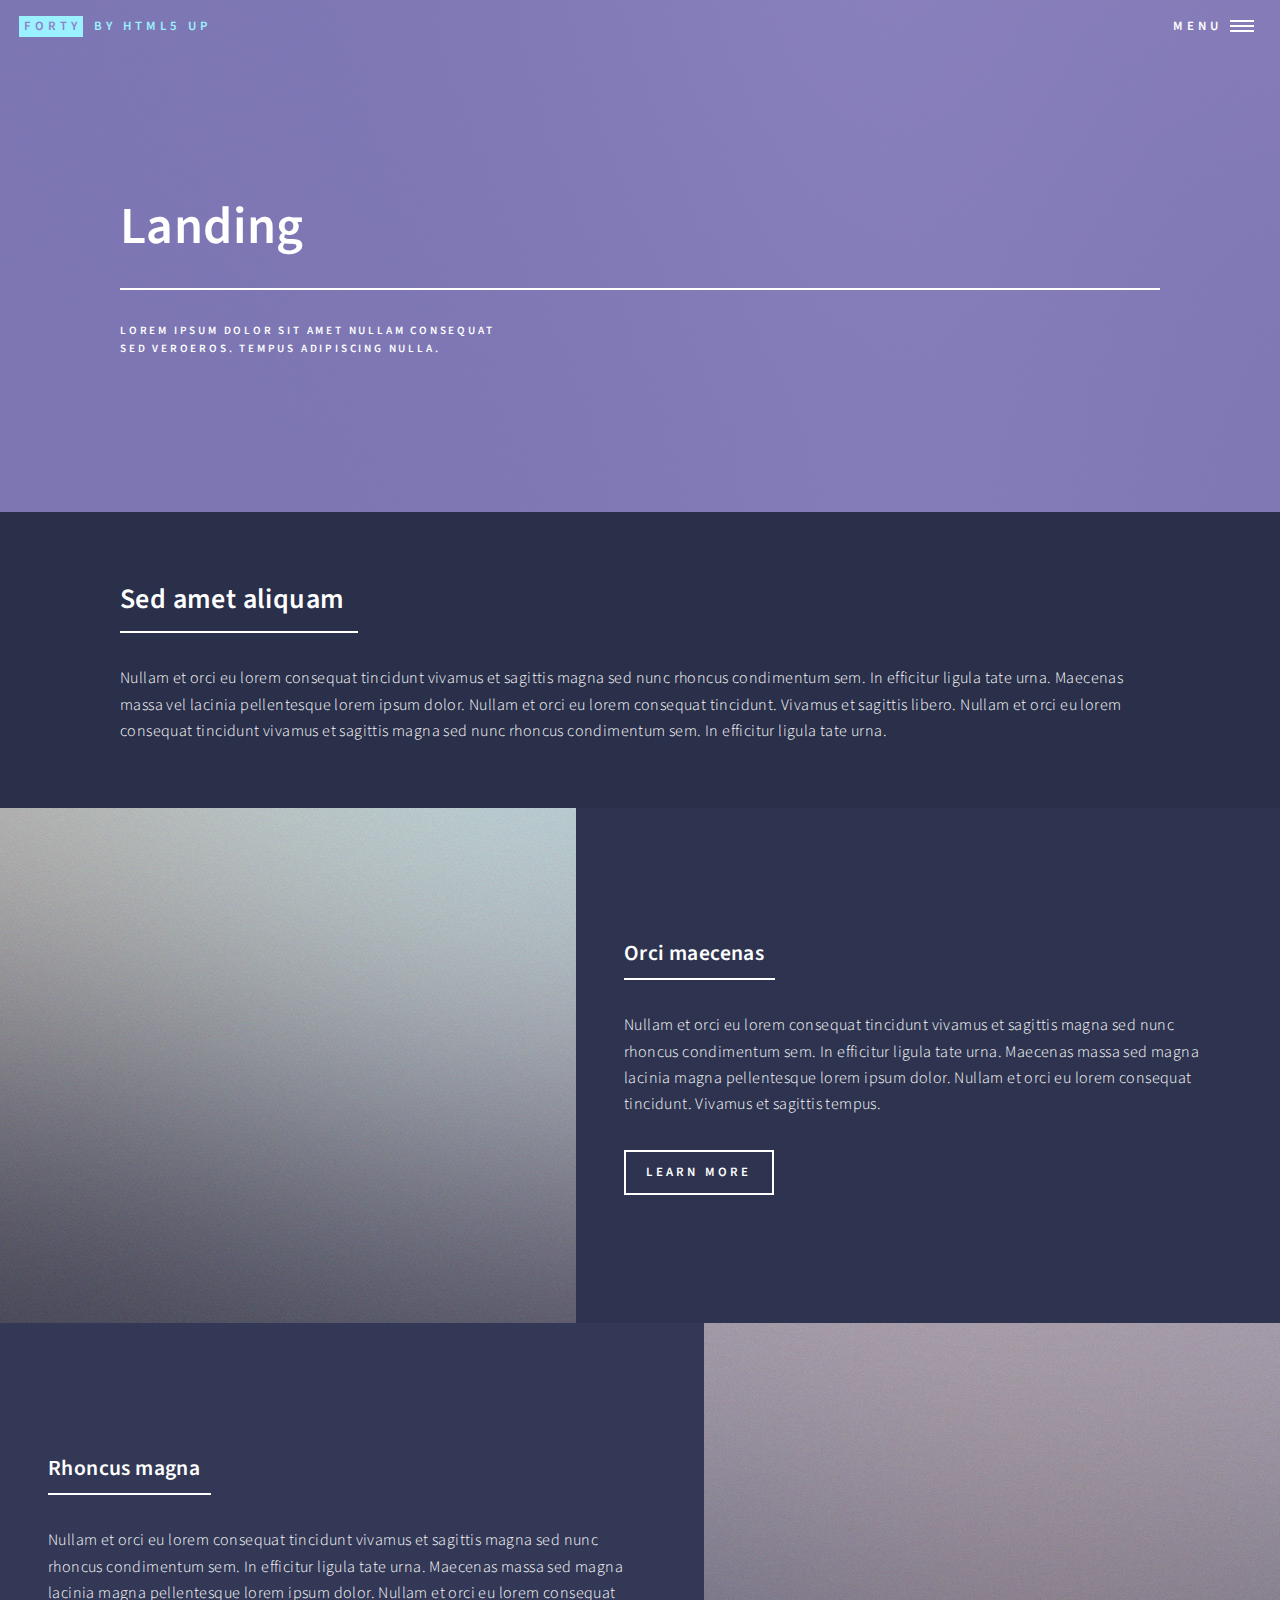
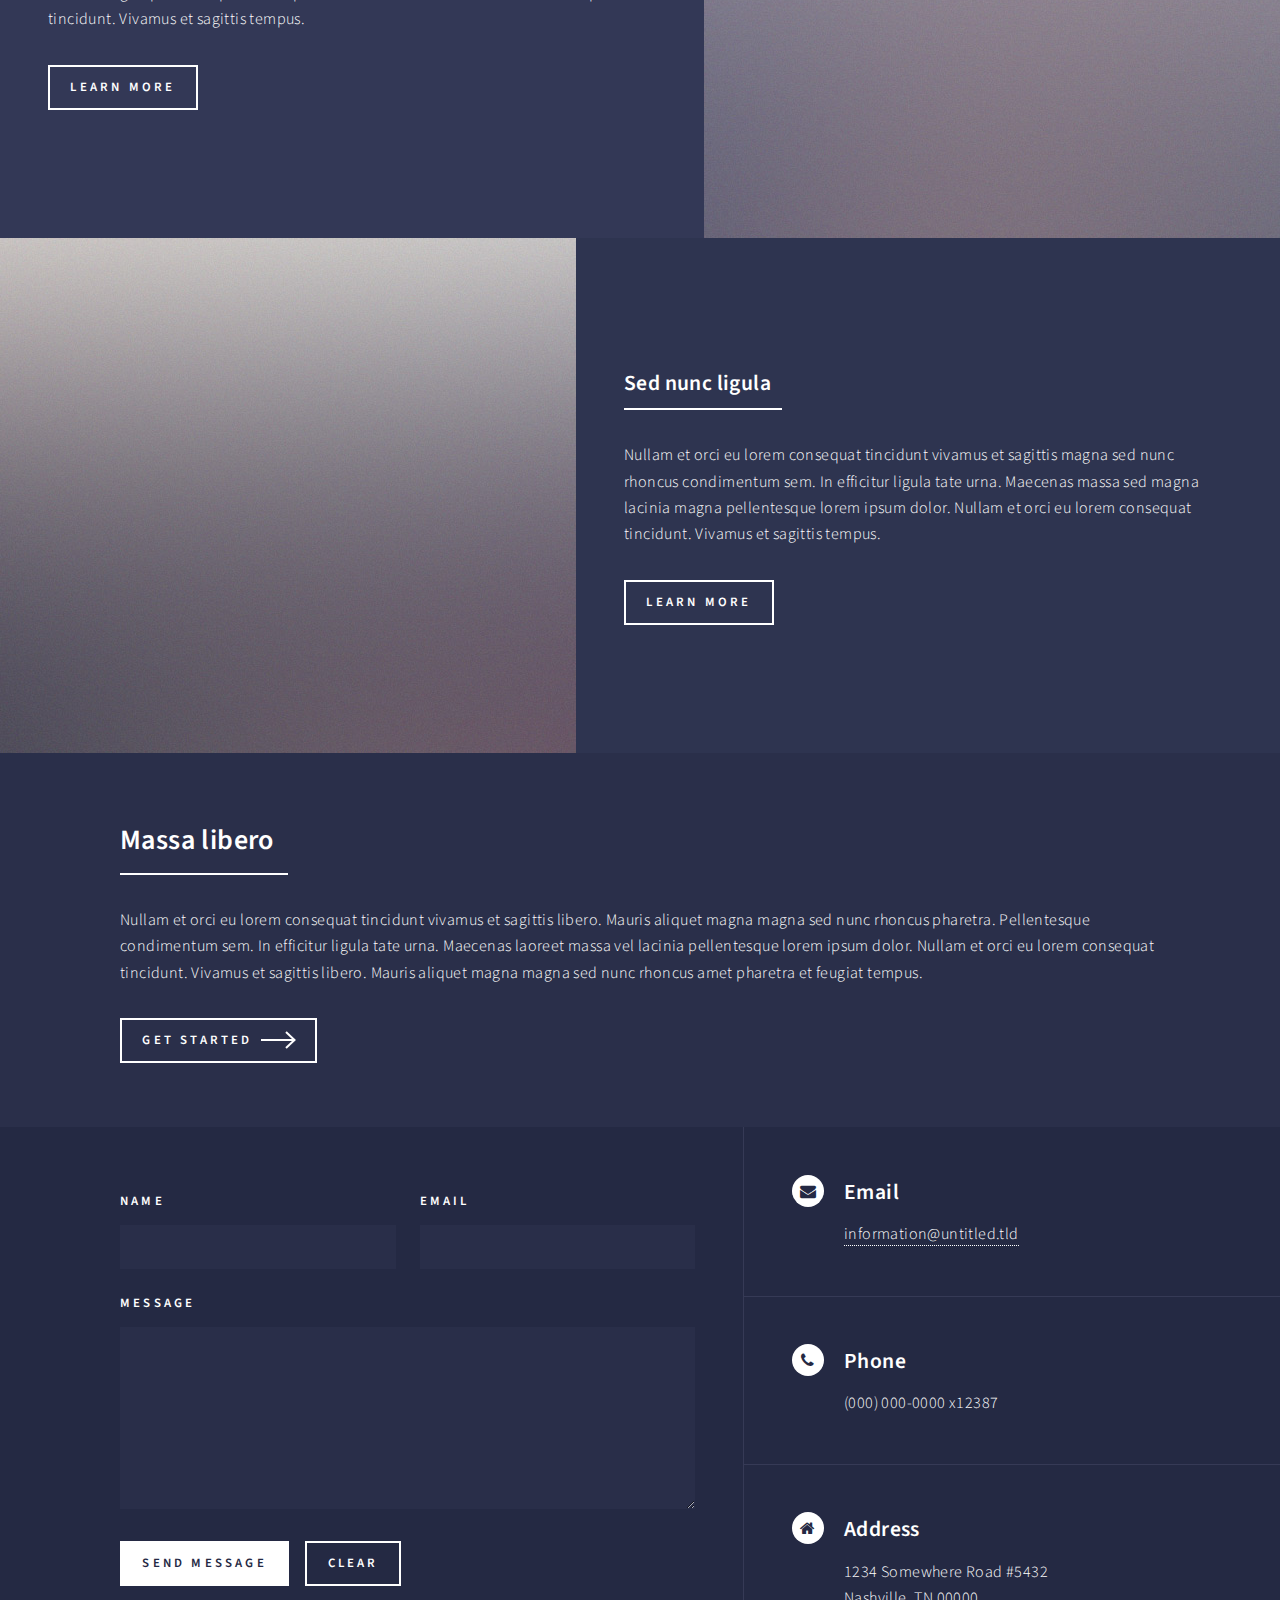
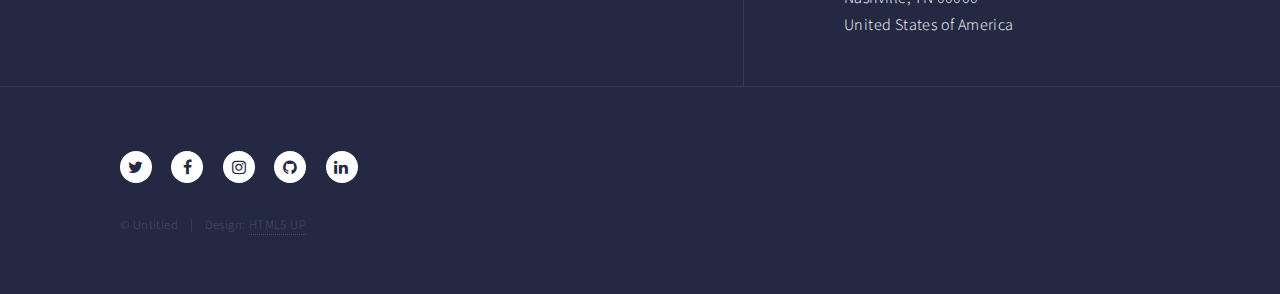
<file: landing.html>
<!DOCTYPE HTML>
<!--
	Forty by HTML5 UP
	html5up.net | @ajlkn
	Free for personal and commercial use under the CCA 3.0 license (html5up.net/license)
-->
<html>
	<head>
		<title>Landing - Forty by HTML5 UP</title>
		<meta charset="utf-8" />
		<meta name="viewport" content="width=device-width, initial-scale=1, user-scalable=no" />
		<link rel="stylesheet" href="assets/css/main.css" />
		<noscript><link rel="stylesheet" href="assets/css/noscript.css" /></noscript>
	</head>
	<body class="is-preload">

		<!-- Wrapper -->
			<div id="wrapper">

				<!-- Header -->
				<!-- Note: The "styleN" class below should match that of the banner element. -->
					<header id="header" class="alt style2">
						<a href="index.html" class="logo"><strong>Forty</strong> <span>by HTML5 UP</span></a>
						<nav>
							<a href="#menu">Menu</a>
						</nav>
					</header>

				<!-- Menu -->
					<nav id="menu">
						<ul class="links">
							<li><a href="index.html">Home</a></li>
							<li><a href="landing.html">Landing</a></li>
							<li><a href="generic.html">Generic</a></li>
							<li><a href="elements.html">Elements</a></li>
						</ul>
						<ul class="actions stacked">
							<li><a href="#" class="button primary fit">Get Started</a></li>
							<li><a href="#" class="button fit">Log In</a></li>
						</ul>
					</nav>

				<!-- Banner -->
				<!-- Note: The "styleN" class below should match that of the header element. -->
					<section id="banner" class="style2">
						<div class="inner">
							<span class="image">
								<img src="images/pic07.jpg" alt="" />
							</span>
							<header class="major">
								<h1>Landing</h1>
							</header>
							<div class="content">
								<p>Lorem ipsum dolor sit amet nullam consequat<br />
								sed veroeros. tempus adipiscing nulla.</p>
							</div>
						</div>
					</section>

				<!-- Main -->
					<div id="main">

						<!-- One -->
							<section id="one">
								<div class="inner">
									<header class="major">
										<h2>Sed amet aliquam</h2>
									</header>
									<p>Nullam et orci eu lorem consequat tincidunt vivamus et sagittis magna sed nunc rhoncus condimentum sem. In efficitur ligula tate urna. Maecenas massa vel lacinia pellentesque lorem ipsum dolor. Nullam et orci eu lorem consequat tincidunt. Vivamus et sagittis libero. Nullam et orci eu lorem consequat tincidunt vivamus et sagittis magna sed nunc rhoncus condimentum sem. In efficitur ligula tate urna.</p>
								</div>
							</section>

						<!-- Two -->
							<section id="two" class="spotlights">
								<section>
									<a href="generic.html" class="image">
										<img src="images/pic08.jpg" alt="" data-position="center center" />
									</a>
									<div class="content">
										<div class="inner">
											<header class="major">
												<h3>Orci maecenas</h3>
											</header>
											<p>Nullam et orci eu lorem consequat tincidunt vivamus et sagittis magna sed nunc rhoncus condimentum sem. In efficitur ligula tate urna. Maecenas massa sed magna lacinia magna pellentesque lorem ipsum dolor. Nullam et orci eu lorem consequat tincidunt. Vivamus et sagittis tempus.</p>
											<ul class="actions">
												<li><a href="generic.html" class="button">Learn more</a></li>
											</ul>
										</div>
									</div>
								</section>
								<section>
									<a href="generic.html" class="image">
										<img src="images/pic09.jpg" alt="" data-position="top center" />
									</a>
									<div class="content">
										<div class="inner">
											<header class="major">
												<h3>Rhoncus magna</h3>
											</header>
											<p>Nullam et orci eu lorem consequat tincidunt vivamus et sagittis magna sed nunc rhoncus condimentum sem. In efficitur ligula tate urna. Maecenas massa sed magna lacinia magna pellentesque lorem ipsum dolor. Nullam et orci eu lorem consequat tincidunt. Vivamus et sagittis tempus.</p>
											<ul class="actions">
												<li><a href="generic.html" class="button">Learn more</a></li>
											</ul>
										</div>
									</div>
								</section>
								<section>
									<a href="generic.html" class="image">
										<img src="images/pic10.jpg" alt="" data-position="25% 25%" />
									</a>
									<div class="content">
										<div class="inner">
											<header class="major">
												<h3>Sed nunc ligula</h3>
											</header>
											<p>Nullam et orci eu lorem consequat tincidunt vivamus et sagittis magna sed nunc rhoncus condimentum sem. In efficitur ligula tate urna. Maecenas massa sed magna lacinia magna pellentesque lorem ipsum dolor. Nullam et orci eu lorem consequat tincidunt. Vivamus et sagittis tempus.</p>
											<ul class="actions">
												<li><a href="generic.html" class="button">Learn more</a></li>
											</ul>
										</div>
									</div>
								</section>
							</section>

						<!-- Three -->
							<section id="three">
								<div class="inner">
									<header class="major">
										<h2>Massa libero</h2>
									</header>
									<p>Nullam et orci eu lorem consequat tincidunt vivamus et sagittis libero. Mauris aliquet magna magna sed nunc rhoncus pharetra. Pellentesque condimentum sem. In efficitur ligula tate urna. Maecenas laoreet massa vel lacinia pellentesque lorem ipsum dolor. Nullam et orci eu lorem consequat tincidunt. Vivamus et sagittis libero. Mauris aliquet magna magna sed nunc rhoncus amet pharetra et feugiat tempus.</p>
									<ul class="actions">
										<li><a href="generic.html" class="button next">Get Started</a></li>
									</ul>
								</div>
							</section>

					</div>

				<!-- Contact -->
					<section id="contact">
						<div class="inner">
							<section>
								<form method="post" action="#">
									<div class="fields">
										<div class="field half">
											<label for="name">Name</label>
											<input type="text" name="name" id="name" />
										</div>
										<div class="field half">
											<label for="email">Email</label>
											<input type="text" name="email" id="email" />
										</div>
										<div class="field">
											<label for="message">Message</label>
											<textarea name="message" id="message" rows="6"></textarea>
										</div>
									</div>
									<ul class="actions">
										<li><input type="submit" value="Send Message" class="primary" /></li>
										<li><input type="reset" value="Clear" /></li>
									</ul>
								</form>
							</section>
							<section class="split">
								<section>
									<div class="contact-method">
										<span class="icon alt fa-envelope"></span>
										<h3>Email</h3>
										<a href="#">information@untitled.tld</a>
									</div>
								</section>
								<section>
									<div class="contact-method">
										<span class="icon alt fa-phone"></span>
										<h3>Phone</h3>
										<span>(000) 000-0000 x12387</span>
									</div>
								</section>
								<section>
									<div class="contact-method">
										<span class="icon alt fa-home"></span>
										<h3>Address</h3>
										<span>1234 Somewhere Road #5432<br />
										Nashville, TN 00000<br />
										United States of America</span>
									</div>
								</section>
							</section>
						</div>
					</section>

				<!-- Footer -->
					<footer id="footer">
						<div class="inner">
							<ul class="icons">
								<li><a href="#" class="icon alt fa-twitter"><span class="label">Twitter</span></a></li>
								<li><a href="#" class="icon alt fa-facebook"><span class="label">Facebook</span></a></li>
								<li><a href="#" class="icon alt fa-instagram"><span class="label">Instagram</span></a></li>
								<li><a href="#" class="icon alt fa-github"><span class="label">GitHub</span></a></li>
								<li><a href="#" class="icon alt fa-linkedin"><span class="label">LinkedIn</span></a></li>
							</ul>
							<ul class="copyright">
								<li>&copy; Untitled</li><li>Design: <a href="https://html5up.net">HTML5 UP</a></li>
							</ul>
						</div>
					</footer>

			</div>

		<!-- Scripts -->
			<script src="assets/js/jquery.min.js"></script>
			<script src="assets/js/jquery.scrolly.min.js"></script>
			<script src="assets/js/jquery.scrollex.min.js"></script>
			<script src="assets/js/browser.min.js"></script>
			<script src="assets/js/breakpoints.min.js"></script>
			<script src="assets/js/util.js"></script>
			<script src="assets/js/main.js"></script>

	</body>
</html>
</file>
<file: assets/css/noscript.css>
/*
	Forty by HTML5 UP
	html5up.net | @ajlkn
	Free for personal and commercial use under the CCA 3.0 license (html5up.net/license)
*/

/* Banner */

	body.is-preload #banner:after {
		opacity: 0.85;
	}

	body.is-preload #banner > .inner {
		-moz-filter: none;
		-webkit-filter: none;
		-ms-filter: none;
		filter: none;
		-moz-transform: none;
		-webkit-transform: none;
		-ms-transform: none;
		transform: none;
		opacity: 1;
	}
</file>
<file: Old/css/style.css>
/* Website css styles */
/* General Styles*/
body {
    height: 100%;
    width: 100%;
    margin: 0;
    background: #060002;
    color: #f9f9f9;
}

h2 {
    font-size: 56px;
}

a {
    text-decoration: none;
}

.hamburger {
    position: fixed;
    left: 80%;
    cursor: pointer;
}
.hamburger::before,
.hamburger::after {
    content: " ";
    width: 30px;
    height: 2px;
    padding-top: 15px;
}

.hero {
    height: 100;
    padding-top: 25vh;
    text-align: center;
    color: #EDEECC;
}

.resume {
    text-align: center;
}

/* Mobile Styles */
@media only screen and (max-width: 400px) {
    .hero {
        height: 100%;
        padding-top: 25vh;
        text-align: center;
    }
    
    .circle {
        position: absolute;
        left: 13vw;
        bottom: 200px;
        background-color: #F75193;
        width: 15rem;
        height: 15rem;
        border-radius: 50%;
    }
    
    .overlay {
        height: 100%;
        width: 0;
        position: fixed;
        z-index: 1;
        top: 0;
        left: 0;
        background-color: rgb(255, 248, 230);
        overflow-x: hidden;
        transition: 0.5s;
    }
    .overlay-content {
        position: relative;
        top: 25%;
        width: 100%;
        text-align: center;
        margin-top: 30px;
    }
    .overlay a {
        padding: 8px;
        text-decoration: none;
        font-size: 36px;
        display: block;
        transition: 0.3s;
        color: #0DADFF;
    }
    .overlay a:hover, 
    .overlay a:focus {
        color: #fff;
    }
    .overlay .close {
        position: absolute;
        top: 20px;
        right: 45px;
        font-size: 60px;
    }

    .section {
        text-align: center;
    }
}

/* Tablet Styles */
@media only screen and (min-width: 401px) and (max-width: 960px) {

}

/* Desktop Styles */
@media only screen and (min-width: 961px) {

}
</file>
<file: assets/css/main.css>
@import url(font-awesome.min.css);
@import url("https://fonts.googleapis.com/css?family=Source+Sans+Pro:300,300italic,600,600italic");

/*
	Forty by HTML5 UP
	html5up.net | @ajlkn
	Free for personal and commercial use under the CCA 3.0 license (html5up.net/license)
*/

html, body, div, span, applet, object,
iframe, h1, h2, h3, h4, h5, h6, p, blockquote,
pre, a, abbr, acronym, address, big, cite,
code, del, dfn, em, img, ins, kbd, q, s, samp,
small, strike, strong, sub, sup, tt, var, b,
u, i, center, dl, dt, dd, ol, ul, li, fieldset,
form, label, legend, table, caption, tbody,
tfoot, thead, tr, th, td, article, aside,
canvas, details, embed, figure, figcaption,
footer, header, hgroup, menu, nav, output, ruby,
section, summary, time, mark, audio, video {
	margin: 0;
	padding: 0;
	border: 0;
	font-size: 100%;
	font: inherit;
	vertical-align: baseline;}

article, aside, details, figcaption, figure,
footer, header, hgroup, menu, nav, section {
	display: block;}

body {
	line-height: 1;
}

ol, ul {
	list-style: none;
}

blockquote, q {
	quotes: none;
}

	blockquote:before, blockquote:after, q:before, q:after {
		content: '';
		content: none;
	}

table {
	border-collapse: collapse;
	border-spacing: 0;
}

body {
	-webkit-text-size-adjust: none;
}

mark {
	background-color: transparent;
	color: inherit;
}

input::-moz-focus-inner {
	border: 0;
	padding: 0;
}

input, select, textarea {
	-moz-appearance: none;
	-webkit-appearance: none;
	-ms-appearance: none;
	appearance: none;
}

/* Basic */

	@-ms-viewport {
		width: device-width;
	}

	body {
		-ms-overflow-style: scrollbar;
	}

	@media screen and (max-width: 480px) {

		html, body {
			min-width: 320px;
		}

	}

	html {
		box-sizing: border-box;
	}

	*, *:before, *:after {
		box-sizing: inherit;
	}

	body {
		background: #242943;
	}

		body.is-preload *, body.is-preload *:before, body.is-preload *:after {
			-moz-animation: none !important;
			-webkit-animation: none !important;
			-ms-animation: none !important;
			animation: none !important;
			-moz-transition: none !important;
			-webkit-transition: none !important;
			-ms-transition: none !important;
			transition: none !important;
		}

/* Type */

	body, input, select, textarea {
		color: #ffffff;
		font-family: "Source Sans Pro", Helvetica, sans-serif;
		font-size: 17pt;
		font-weight: 300;
		letter-spacing: 0.025em;
		line-height: 1.65;
	}

		@media screen and (max-width: 1680px) {

			body, input, select, textarea {
				font-size: 14pt;
			}

		}

		@media screen and (max-width: 1280px) {

			body, input, select, textarea {
				font-size: 12pt;
			}

		}

		@media screen and (max-width: 360px) {

			body, input, select, textarea {
				font-size: 11pt;
			}

		}

	a {
		-moz-transition: color 0.2s ease-in-out, border-bottom-color 0.2s ease-in-out;
		-webkit-transition: color 0.2s ease-in-out, border-bottom-color 0.2s ease-in-out;
		-ms-transition: color 0.2s ease-in-out, border-bottom-color 0.2s ease-in-out;
		transition: color 0.2s ease-in-out, border-bottom-color 0.2s ease-in-out;
		border-bottom: dotted 1px;
		color: inherit;
		text-decoration: none;
	}

		a:hover {
			border-bottom-color: transparent;
			color: #9bf1ff !important;
		}

		a:active {
			color: #53e3fb !important;
		}

	strong, b {
		color: #ffffff;
		font-weight: 600;
	}

	em, i {
		font-style: italic;
	}

	p {
		margin: 0 0 2em 0;
	}

	h1, h2, h3, h4, h5, h6 {
		color: #ffffff;
		font-weight: 600;
		line-height: 1.65;
		margin: 0 0 1em 0;
	}

		h1 a, h2 a, h3 a, h4 a, h5 a, h6 a {
			color: inherit;
			border-bottom: 0;
		}

	h1 {
		font-size: 2.5em;
	}

	h2 {
		font-size: 1.75em;
	}

	h3 {
		font-size: 1.35em;
	}

	h4 {
		font-size: 1.1em;
	}

	h5 {
		font-size: 0.9em;
	}

	h6 {
		font-size: 0.7em;
	}

	@media screen and (max-width: 736px) {

		h1 {
			font-size: 2em;
		}

		h2 {
			font-size: 1.5em;
		}

		h3 {
			font-size: 1.25em;
		}

	}

	sub {
		font-size: 0.8em;
		position: relative;
		top: 0.5em;
	}

	sup {
		font-size: 0.8em;
		position: relative;
		top: -0.5em;
	}

	blockquote {
		border-left: solid 4px rgba(212, 212, 255, 0.1);
		font-style: italic;
		margin: 0 0 2em 0;
		padding: 0.5em 0 0.5em 2em;
	}

	code {
		background: rgba(212, 212, 255, 0.035);
		font-family: "Courier New", monospace;
		font-size: 0.9em;
		margin: 0 0.25em;
		padding: 0.25em 0.65em;
	}

	pre {
		-webkit-overflow-scrolling: touch;
		font-family: "Courier New", monospace;
		font-size: 0.9em;
		margin: 0 0 2em 0;
	}

		pre code {
			display: block;
			line-height: 1.75;
			padding: 1em 1.5em;
			overflow-x: auto;
		}

	hr {
		border: 0;
		border-bottom: solid 1px rgba(212, 212, 255, 0.1);
		margin: 2em 0;
	}

		hr.major {
			margin: 3em 0;
		}

	.align-left {
		text-align: left;
	}

	.align-center {
		text-align: center;
	}

	.align-right {
		text-align: right;
	}

/* Row */

	.row {
		display: flex;
		flex-wrap: wrap;
		box-sizing: border-box;
		align-items: stretch;
	}

		.row > * {
			box-sizing: border-box;
		}

		.row.gtr-uniform > * > :last-child {
			margin-bottom: 0;
		}

		.row.aln-left {
			justify-content: flex-start;
		}

		.row.aln-center {
			justify-content: center;
		}

		.row.aln-right {
			justify-content: flex-end;
		}

		.row.aln-top {
			align-items: flex-start;
		}

		.row.aln-middle {
			align-items: center;
		}

		.row.aln-bottom {
			align-items: flex-end;
		}

		.row > .imp {
			order: -1;
		}

		.row > .col-1 {
			width: 8.3333333333%;
		}

		.row > .off-1 {
			margin-left: 8.3333333333%;
		}

		.row > .col-2 {
			width: 16.6666666667%;
		}

		.row > .off-2 {
			margin-left: 16.6666666667%;
		}

		.row > .col-3 {
			width: 25%;
		}

		.row > .off-3 {
			margin-left: 25%;
		}

		.row > .col-4 {
			width: 33.3333333333%;
		}

		.row > .off-4 {
			margin-left: 33.3333333333%;
		}

		.row > .col-5 {
			width: 41.6666666667%;
		}

		.row > .off-5 {
			margin-left: 41.6666666667%;
		}

		.row > .col-6 {
			width: 50%;
		}

		.row > .off-6 {
			margin-left: 50%;
		}

		.row > .col-7 {
			width: 58.3333333333%;
		}

		.row > .off-7 {
			margin-left: 58.3333333333%;
		}

		.row > .col-8 {
			width: 66.6666666667%;
		}

		.row > .off-8 {
			margin-left: 66.6666666667%;
		}

		.row > .col-9 {
			width: 75%;
		}

		.row > .off-9 {
			margin-left: 75%;
		}

		.row > .col-10 {
			width: 83.3333333333%;
		}

		.row > .off-10 {
			margin-left: 83.3333333333%;
		}

		.row > .col-11 {
			width: 91.6666666667%;
		}

		.row > .off-11 {
			margin-left: 91.6666666667%;
		}

		.row > .col-12 {
			width: 100%;
		}

		.row > .off-12 {
			margin-left: 100%;
		}

		.row.gtr-0 {
			margin-top: 0;
			margin-left: 0em;
		}

			.row.gtr-0 > * {
				padding: 0 0 0 0em;
			}

			.row.gtr-0.gtr-uniform {
				margin-top: 0em;
			}

				.row.gtr-0.gtr-uniform > * {
					padding-top: 0em;
				}

		.row.gtr-25 {
			margin-top: 0;
			margin-left: -0.5em;
		}

			.row.gtr-25 > * {
				padding: 0 0 0 0.5em;
			}

			.row.gtr-25.gtr-uniform {
				margin-top: -0.5em;
			}

				.row.gtr-25.gtr-uniform > * {
					padding-top: 0.5em;
				}

		.row.gtr-50 {
			margin-top: 0;
			margin-left: -1em;
		}

			.row.gtr-50 > * {
				padding: 0 0 0 1em;
			}

			.row.gtr-50.gtr-uniform {
				margin-top: -1em;
			}

				.row.gtr-50.gtr-uniform > * {
					padding-top: 1em;
				}

		.row {
			margin-top: 0;
			margin-left: -2em;
		}

			.row > * {
				padding: 0 0 0 2em;
			}

			.row.gtr-uniform {
				margin-top: -2em;
			}

				.row.gtr-uniform > * {
					padding-top: 2em;
				}

		.row.gtr-150 {
			margin-top: 0;
			margin-left: -3em;
		}

			.row.gtr-150 > * {
				padding: 0 0 0 3em;
			}

			.row.gtr-150.gtr-uniform {
				margin-top: -3em;
			}

				.row.gtr-150.gtr-uniform > * {
					padding-top: 3em;
				}

		.row.gtr-200 {
			margin-top: 0;
			margin-left: -4em;
		}

			.row.gtr-200 > * {
				padding: 0 0 0 4em;
			}

			.row.gtr-200.gtr-uniform {
				margin-top: -4em;
			}

				.row.gtr-200.gtr-uniform > * {
					padding-top: 4em;
				}

		@media screen and (max-width: 1680px) {

			.row {
				display: flex;
				flex-wrap: wrap;
				box-sizing: border-box;
				align-items: stretch;
			}

				.row > * {
					box-sizing: border-box;
				}

				.row.gtr-uniform > * > :last-child {
					margin-bottom: 0;
				}

				.row.aln-left {
					justify-content: flex-start;
				}

				.row.aln-center {
					justify-content: center;
				}

				.row.aln-right {
					justify-content: flex-end;
				}

				.row.aln-top {
					align-items: flex-start;
				}

				.row.aln-middle {
					align-items: center;
				}

				.row.aln-bottom {
					align-items: flex-end;
				}

				.row > .imp-xlarge {
					order: -1;
				}

				.row > .col-1-xlarge {
					width: 8.3333333333%;
				}

				.row > .off-1-xlarge {
					margin-left: 8.3333333333%;
				}

				.row > .col-2-xlarge {
					width: 16.6666666667%;
				}

				.row > .off-2-xlarge {
					margin-left: 16.6666666667%;
				}

				.row > .col-3-xlarge {
					width: 25%;
				}

				.row > .off-3-xlarge {
					margin-left: 25%;
				}

				.row > .col-4-xlarge {
					width: 33.3333333333%;
				}

				.row > .off-4-xlarge {
					margin-left: 33.3333333333%;
				}

				.row > .col-5-xlarge {
					width: 41.6666666667%;
				}

				.row > .off-5-xlarge {
					margin-left: 41.6666666667%;
				}

				.row > .col-6-xlarge {
					width: 50%;
				}

				.row > .off-6-xlarge {
					margin-left: 50%;
				}

				.row > .col-7-xlarge {
					width: 58.3333333333%;
				}

				.row > .off-7-xlarge {
					margin-left: 58.3333333333%;
				}

				.row > .col-8-xlarge {
					width: 66.6666666667%;
				}

				.row > .off-8-xlarge {
					margin-left: 66.6666666667%;
				}

				.row > .col-9-xlarge {
					width: 75%;
				}

				.row > .off-9-xlarge {
					margin-left: 75%;
				}

				.row > .col-10-xlarge {
					width: 83.3333333333%;
				}

				.row > .off-10-xlarge {
					margin-left: 83.3333333333%;
				}

				.row > .col-11-xlarge {
					width: 91.6666666667%;
				}

				.row > .off-11-xlarge {
					margin-left: 91.6666666667%;
				}

				.row > .col-12-xlarge {
					width: 100%;
				}

				.row > .off-12-xlarge {
					margin-left: 100%;
				}

				.row.gtr-0 {
					margin-top: 0;
					margin-left: 0em;
				}

					.row.gtr-0 > * {
						padding: 0 0 0 0em;
					}

					.row.gtr-0.gtr-uniform {
						margin-top: 0em;
					}

						.row.gtr-0.gtr-uniform > * {
							padding-top: 0em;
						}

				.row.gtr-25 {
					margin-top: 0;
					margin-left: -0.5em;
				}

					.row.gtr-25 > * {
						padding: 0 0 0 0.5em;
					}

					.row.gtr-25.gtr-uniform {
						margin-top: -0.5em;
					}

						.row.gtr-25.gtr-uniform > * {
							padding-top: 0.5em;
						}

				.row.gtr-50 {
					margin-top: 0;
					margin-left: -1em;
				}

					.row.gtr-50 > * {
						padding: 0 0 0 1em;
					}

					.row.gtr-50.gtr-uniform {
						margin-top: -1em;
					}

						.row.gtr-50.gtr-uniform > * {
							padding-top: 1em;
						}

				.row {
					margin-top: 0;
					margin-left: -2em;
				}

					.row > * {
						padding: 0 0 0 2em;
					}

					.row.gtr-uniform {
						margin-top: -2em;
					}

						.row.gtr-uniform > * {
							padding-top: 2em;
						}

				.row.gtr-150 {
					margin-top: 0;
					margin-left: -3em;
				}

					.row.gtr-150 > * {
						padding: 0 0 0 3em;
					}

					.row.gtr-150.gtr-uniform {
						margin-top: -3em;
					}

						.row.gtr-150.gtr-uniform > * {
							padding-top: 3em;
						}

				.row.gtr-200 {
					margin-top: 0;
					margin-left: -4em;
				}

					.row.gtr-200 > * {
						padding: 0 0 0 4em;
					}

					.row.gtr-200.gtr-uniform {
						margin-top: -4em;
					}

						.row.gtr-200.gtr-uniform > * {
							padding-top: 4em;
						}

		}

		@media screen and (max-width: 1280px) {

			.row {
				display: flex;
				flex-wrap: wrap;
				box-sizing: border-box;
				align-items: stretch;
			}

				.row > * {
					box-sizing: border-box;
				}

				.row.gtr-uniform > * > :last-child {
					margin-bottom: 0;
				}

				.row.aln-left {
					justify-content: flex-start;
				}

				.row.aln-center {
					justify-content: center;
				}

				.row.aln-right {
					justify-content: flex-end;
				}

				.row.aln-top {
					align-items: flex-start;
				}

				.row.aln-middle {
					align-items: center;
				}

				.row.aln-bottom {
					align-items: flex-end;
				}

				.row > .imp-large {
					order: -1;
				}

				.row > .col-1-large {
					width: 8.3333333333%;
				}

				.row > .off-1-large {
					margin-left: 8.3333333333%;
				}

				.row > .col-2-large {
					width: 16.6666666667%;
				}

				.row > .off-2-large {
					margin-left: 16.6666666667%;
				}

				.row > .col-3-large {
					width: 25%;
				}

				.row > .off-3-large {
					margin-left: 25%;
				}

				.row > .col-4-large {
					width: 33.3333333333%;
				}

				.row > .off-4-large {
					margin-left: 33.3333333333%;
				}

				.row > .col-5-large {
					width: 41.6666666667%;
				}

				.row > .off-5-large {
					margin-left: 41.6666666667%;
				}

				.row > .col-6-large {
					width: 50%;
				}

				.row > .off-6-large {
					margin-left: 50%;
				}

				.row > .col-7-large {
					width: 58.3333333333%;
				}

				.row > .off-7-large {
					margin-left: 58.3333333333%;
				}

				.row > .col-8-large {
					width: 66.6666666667%;
				}

				.row > .off-8-large {
					margin-left: 66.6666666667%;
				}

				.row > .col-9-large {
					width: 75%;
				}

				.row > .off-9-large {
					margin-left: 75%;
				}

				.row > .col-10-large {
					width: 83.3333333333%;
				}

				.row > .off-10-large {
					margin-left: 83.3333333333%;
				}

				.row > .col-11-large {
					width: 91.6666666667%;
				}

				.row > .off-11-large {
					margin-left: 91.6666666667%;
				}

				.row > .col-12-large {
					width: 100%;
				}

				.row > .off-12-large {
					margin-left: 100%;
				}

				.row.gtr-0 {
					margin-top: 0;
					margin-left: 0em;
				}

					.row.gtr-0 > * {
						padding: 0 0 0 0em;
					}

					.row.gtr-0.gtr-uniform {
						margin-top: 0em;
					}

						.row.gtr-0.gtr-uniform > * {
							padding-top: 0em;
						}

				.row.gtr-25 {
					margin-top: 0;
					margin-left: -0.375em;
				}

					.row.gtr-25 > * {
						padding: 0 0 0 0.375em;
					}

					.row.gtr-25.gtr-uniform {
						margin-top: -0.375em;
					}

						.row.gtr-25.gtr-uniform > * {
							padding-top: 0.375em;
						}

				.row.gtr-50 {
					margin-top: 0;
					margin-left: -0.75em;
				}

					.row.gtr-50 > * {
						padding: 0 0 0 0.75em;
					}

					.row.gtr-50.gtr-uniform {
						margin-top: -0.75em;
					}

						.row.gtr-50.gtr-uniform > * {
							padding-top: 0.75em;
						}

				.row {
					margin-top: 0;
					margin-left: -1.5em;
				}

					.row > * {
						padding: 0 0 0 1.5em;
					}

					.row.gtr-uniform {
						margin-top: -1.5em;
					}

						.row.gtr-uniform > * {
							padding-top: 1.5em;
						}

				.row.gtr-150 {
					margin-top: 0;
					margin-left: -2.25em;
				}

					.row.gtr-150 > * {
						padding: 0 0 0 2.25em;
					}

					.row.gtr-150.gtr-uniform {
						margin-top: -2.25em;
					}

						.row.gtr-150.gtr-uniform > * {
							padding-top: 2.25em;
						}

				.row.gtr-200 {
					margin-top: 0;
					margin-left: -3em;
				}

					.row.gtr-200 > * {
						padding: 0 0 0 3em;
					}

					.row.gtr-200.gtr-uniform {
						margin-top: -3em;
					}

						.row.gtr-200.gtr-uniform > * {
							padding-top: 3em;
						}

		}

		@media screen and (max-width: 980px) {

			.row {
				display: flex;
				flex-wrap: wrap;
				box-sizing: border-box;
				align-items: stretch;
			}

				.row > * {
					box-sizing: border-box;
				}

				.row.gtr-uniform > * > :last-child {
					margin-bottom: 0;
				}

				.row.aln-left {
					justify-content: flex-start;
				}

				.row.aln-center {
					justify-content: center;
				}

				.row.aln-right {
					justify-content: flex-end;
				}

				.row.aln-top {
					align-items: flex-start;
				}

				.row.aln-middle {
					align-items: center;
				}

				.row.aln-bottom {
					align-items: flex-end;
				}

				.row > .imp-medium {
					order: -1;
				}

				.row > .col-1-medium {
					width: 8.3333333333%;
				}

				.row > .off-1-medium {
					margin-left: 8.3333333333%;
				}

				.row > .col-2-medium {
					width: 16.6666666667%;
				}

				.row > .off-2-medium {
					margin-left: 16.6666666667%;
				}

				.row > .col-3-medium {
					width: 25%;
				}

				.row > .off-3-medium {
					margin-left: 25%;
				}

				.row > .col-4-medium {
					width: 33.3333333333%;
				}

				.row > .off-4-medium {
					margin-left: 33.3333333333%;
				}

				.row > .col-5-medium {
					width: 41.6666666667%;
				}

				.row > .off-5-medium {
					margin-left: 41.6666666667%;
				}

				.row > .col-6-medium {
					width: 50%;
				}

				.row > .off-6-medium {
					margin-left: 50%;
				}

				.row > .col-7-medium {
					width: 58.3333333333%;
				}

				.row > .off-7-medium {
					margin-left: 58.3333333333%;
				}

				.row > .col-8-medium {
					width: 66.6666666667%;
				}

				.row > .off-8-medium {
					margin-left: 66.6666666667%;
				}

				.row > .col-9-medium {
					width: 75%;
				}

				.row > .off-9-medium {
					margin-left: 75%;
				}

				.row > .col-10-medium {
					width: 83.3333333333%;
				}

				.row > .off-10-medium {
					margin-left: 83.3333333333%;
				}

				.row > .col-11-medium {
					width: 91.6666666667%;
				}

				.row > .off-11-medium {
					margin-left: 91.6666666667%;
				}

				.row > .col-12-medium {
					width: 100%;
				}

				.row > .off-12-medium {
					margin-left: 100%;
				}

				.row.gtr-0 {
					margin-top: 0;
					margin-left: 0em;
				}

					.row.gtr-0 > * {
						padding: 0 0 0 0em;
					}

					.row.gtr-0.gtr-uniform {
						margin-top: 0em;
					}

						.row.gtr-0.gtr-uniform > * {
							padding-top: 0em;
						}

				.row.gtr-25 {
					margin-top: 0;
					margin-left: -0.375em;
				}

					.row.gtr-25 > * {
						padding: 0 0 0 0.375em;
					}

					.row.gtr-25.gtr-uniform {
						margin-top: -0.375em;
					}

						.row.gtr-25.gtr-uniform > * {
							padding-top: 0.375em;
						}

				.row.gtr-50 {
					margin-top: 0;
					margin-left: -0.75em;
				}

					.row.gtr-50 > * {
						padding: 0 0 0 0.75em;
					}

					.row.gtr-50.gtr-uniform {
						margin-top: -0.75em;
					}

						.row.gtr-50.gtr-uniform > * {
							padding-top: 0.75em;
						}

				.row {
					margin-top: 0;
					margin-left: -1.5em;
				}

					.row > * {
						padding: 0 0 0 1.5em;
					}

					.row.gtr-uniform {
						margin-top: -1.5em;
					}

						.row.gtr-uniform > * {
							padding-top: 1.5em;
						}

				.row.gtr-150 {
					margin-top: 0;
					margin-left: -2.25em;
				}

					.row.gtr-150 > * {
						padding: 0 0 0 2.25em;
					}

					.row.gtr-150.gtr-uniform {
						margin-top: -2.25em;
					}

						.row.gtr-150.gtr-uniform > * {
							padding-top: 2.25em;
						}

				.row.gtr-200 {
					margin-top: 0;
					margin-left: -3em;
				}

					.row.gtr-200 > * {
						padding: 0 0 0 3em;
					}

					.row.gtr-200.gtr-uniform {
						margin-top: -3em;
					}

						.row.gtr-200.gtr-uniform > * {
							padding-top: 3em;
						}

		}

		@media screen and (max-width: 736px) {

			.row {
				display: flex;
				flex-wrap: wrap;
				box-sizing: border-box;
				align-items: stretch;
			}

				.row > * {
					box-sizing: border-box;
				}

				.row.gtr-uniform > * > :last-child {
					margin-bottom: 0;
				}

				.row.aln-left {
					justify-content: flex-start;
				}

				.row.aln-center {
					justify-content: center;
				}

				.row.aln-right {
					justify-content: flex-end;
				}

				.row.aln-top {
					align-items: flex-start;
				}

				.row.aln-middle {
					align-items: center;
				}

				.row.aln-bottom {
					align-items: flex-end;
				}

				.row > .imp-small {
					order: -1;
				}

				.row > .col-1-small {
					width: 8.3333333333%;
				}

				.row > .off-1-small {
					margin-left: 8.3333333333%;
				}

				.row > .col-2-small {
					width: 16.6666666667%;
				}

				.row > .off-2-small {
					margin-left: 16.6666666667%;
				}

				.row > .col-3-small {
					width: 25%;
				}

				.row > .off-3-small {
					margin-left: 25%;
				}

				.row > .col-4-small {
					width: 33.3333333333%;
				}

				.row > .off-4-small {
					margin-left: 33.3333333333%;
				}

				.row > .col-5-small {
					width: 41.6666666667%;
				}

				.row > .off-5-small {
					margin-left: 41.6666666667%;
				}

				.row > .col-6-small {
					width: 50%;
				}

				.row > .off-6-small {
					margin-left: 50%;
				}

				.row > .col-7-small {
					width: 58.3333333333%;
				}

				.row > .off-7-small {
					margin-left: 58.3333333333%;
				}

				.row > .col-8-small {
					width: 66.6666666667%;
				}

				.row > .off-8-small {
					margin-left: 66.6666666667%;
				}

				.row > .col-9-small {
					width: 75%;
				}

				.row > .off-9-small {
					margin-left: 75%;
				}

				.row > .col-10-small {
					width: 83.3333333333%;
				}

				.row > .off-10-small {
					margin-left: 83.3333333333%;
				}

				.row > .col-11-small {
					width: 91.6666666667%;
				}

				.row > .off-11-small {
					margin-left: 91.6666666667%;
				}

				.row > .col-12-small {
					width: 100%;
				}

				.row > .off-12-small {
					margin-left: 100%;
				}

				.row.gtr-0 {
					margin-top: 0;
					margin-left: 0em;
				}

					.row.gtr-0 > * {
						padding: 0 0 0 0em;
					}

					.row.gtr-0.gtr-uniform {
						margin-top: 0em;
					}

						.row.gtr-0.gtr-uniform > * {
							padding-top: 0em;
						}

				.row.gtr-25 {
					margin-top: 0;
					margin-left: -0.3125em;
				}

					.row.gtr-25 > * {
						padding: 0 0 0 0.3125em;
					}

					.row.gtr-25.gtr-uniform {
						margin-top: -0.3125em;
					}

						.row.gtr-25.gtr-uniform > * {
							padding-top: 0.3125em;
						}

				.row.gtr-50 {
					margin-top: 0;
					margin-left: -0.625em;
				}

					.row.gtr-50 > * {
						padding: 0 0 0 0.625em;
					}

					.row.gtr-50.gtr-uniform {
						margin-top: -0.625em;
					}

						.row.gtr-50.gtr-uniform > * {
							padding-top: 0.625em;
						}

				.row {
					margin-top: 0;
					margin-left: -1.25em;
				}

					.row > * {
						padding: 0 0 0 1.25em;
					}

					.row.gtr-uniform {
						margin-top: -1.25em;
					}

						.row.gtr-uniform > * {
							padding-top: 1.25em;
						}

				.row.gtr-150 {
					margin-top: 0;
					margin-left: -1.875em;
				}

					.row.gtr-150 > * {
						padding: 0 0 0 1.875em;
					}

					.row.gtr-150.gtr-uniform {
						margin-top: -1.875em;
					}

						.row.gtr-150.gtr-uniform > * {
							padding-top: 1.875em;
						}

				.row.gtr-200 {
					margin-top: 0;
					margin-left: -2.5em;
				}

					.row.gtr-200 > * {
						padding: 0 0 0 2.5em;
					}

					.row.gtr-200.gtr-uniform {
						margin-top: -2.5em;
					}

						.row.gtr-200.gtr-uniform > * {
							padding-top: 2.5em;
						}

		}

		@media screen and (max-width: 480px) {

			.row {
				display: flex;
				flex-wrap: wrap;
				box-sizing: border-box;
				align-items: stretch;
			}

				.row > * {
					box-sizing: border-box;
				}

				.row.gtr-uniform > * > :last-child {
					margin-bottom: 0;
				}

				.row.aln-left {
					justify-content: flex-start;
				}

				.row.aln-center {
					justify-content: center;
				}

				.row.aln-right {
					justify-content: flex-end;
				}

				.row.aln-top {
					align-items: flex-start;
				}

				.row.aln-middle {
					align-items: center;
				}

				.row.aln-bottom {
					align-items: flex-end;
				}

				.row > .imp-xsmall {
					order: -1;
				}

				.row > .col-1-xsmall {
					width: 8.3333333333%;
				}

				.row > .off-1-xsmall {
					margin-left: 8.3333333333%;
				}

				.row > .col-2-xsmall {
					width: 16.6666666667%;
				}

				.row > .off-2-xsmall {
					margin-left: 16.6666666667%;
				}

				.row > .col-3-xsmall {
					width: 25%;
				}

				.row > .off-3-xsmall {
					margin-left: 25%;
				}

				.row > .col-4-xsmall {
					width: 33.3333333333%;
				}

				.row > .off-4-xsmall {
					margin-left: 33.3333333333%;
				}

				.row > .col-5-xsmall {
					width: 41.6666666667%;
				}

				.row > .off-5-xsmall {
					margin-left: 41.6666666667%;
				}

				.row > .col-6-xsmall {
					width: 50%;
				}

				.row > .off-6-xsmall {
					margin-left: 50%;
				}

				.row > .col-7-xsmall {
					width: 58.3333333333%;
				}

				.row > .off-7-xsmall {
					margin-left: 58.3333333333%;
				}

				.row > .col-8-xsmall {
					width: 66.6666666667%;
				}

				.row > .off-8-xsmall {
					margin-left: 66.6666666667%;
				}

				.row > .col-9-xsmall {
					width: 75%;
				}

				.row > .off-9-xsmall {
					margin-left: 75%;
				}

				.row > .col-10-xsmall {
					width: 83.3333333333%;
				}

				.row > .off-10-xsmall {
					margin-left: 83.3333333333%;
				}

				.row > .col-11-xsmall {
					width: 91.6666666667%;
				}

				.row > .off-11-xsmall {
					margin-left: 91.6666666667%;
				}

				.row > .col-12-xsmall {
					width: 100%;
				}

				.row > .off-12-xsmall {
					margin-left: 100%;
				}

				.row.gtr-0 {
					margin-top: 0;
					margin-left: 0em;
				}

					.row.gtr-0 > * {
						padding: 0 0 0 0em;
					}

					.row.gtr-0.gtr-uniform {
						margin-top: 0em;
					}

						.row.gtr-0.gtr-uniform > * {
							padding-top: 0em;
						}

				.row.gtr-25 {
					margin-top: 0;
					margin-left: -0.3125em;
				}

					.row.gtr-25 > * {
						padding: 0 0 0 0.3125em;
					}

					.row.gtr-25.gtr-uniform {
						margin-top: -0.3125em;
					}

						.row.gtr-25.gtr-uniform > * {
							padding-top: 0.3125em;
						}

				.row.gtr-50 {
					margin-top: 0;
					margin-left: -0.625em;
				}

					.row.gtr-50 > * {
						padding: 0 0 0 0.625em;
					}

					.row.gtr-50.gtr-uniform {
						margin-top: -0.625em;
					}

						.row.gtr-50.gtr-uniform > * {
							padding-top: 0.625em;
						}

				.row {
					margin-top: 0;
					margin-left: -1.25em;
				}

					.row > * {
						padding: 0 0 0 1.25em;
					}

					.row.gtr-uniform {
						margin-top: -1.25em;
					}

						.row.gtr-uniform > * {
							padding-top: 1.25em;
						}

				.row.gtr-150 {
					margin-top: 0;
					margin-left: -1.875em;
				}

					.row.gtr-150 > * {
						padding: 0 0 0 1.875em;
					}

					.row.gtr-150.gtr-uniform {
						margin-top: -1.875em;
					}

						.row.gtr-150.gtr-uniform > * {
							padding-top: 1.875em;
						}

				.row.gtr-200 {
					margin-top: 0;
					margin-left: -2.5em;
				}

					.row.gtr-200 > * {
						padding: 0 0 0 2.5em;
					}

					.row.gtr-200.gtr-uniform {
						margin-top: -2.5em;
					}

						.row.gtr-200.gtr-uniform > * {
							padding-top: 2.5em;
						}

		}

/* Section/Article */

	section.special, article.special {
		text-align: center;
	}

	header.major {
		width: -moz-max-content;
		width: -webkit-max-content;
		width: -ms-max-content;
		width: max-content;
		margin-bottom: 2em;
	}

		header.major > :first-child {
			margin-bottom: 0;
			width: calc(100% + 0.5em);
		}

			header.major > :first-child:after {
				content: '';
				background-color: #ffffff;
				display: block;
				height: 2px;
				margin: 0.325em 0 0.5em 0;
				width: 100%;
			}

		header.major > p {
			font-size: 0.7em;
			font-weight: 600;
			letter-spacing: 0.25em;
			margin-bottom: 0;
			text-transform: uppercase;
		}

		body.is-ie header.major > :first-child:after {
			max-width: 9em;
		}

		body.is-ie header.major > h1:after {
			max-width: 100% !important;
		}

	@media screen and (max-width: 736px) {

		header.major > p br {
			display: none;
		}

	}

/* Form */

	form {
		margin: 0 0 2em 0;
	}

		form > :last-child {
			margin-bottom: 0;
		}

		form > .fields {
			display: -moz-flex;
			display: -webkit-flex;
			display: -ms-flex;
			display: flex;
			-moz-flex-wrap: wrap;
			-webkit-flex-wrap: wrap;
			-ms-flex-wrap: wrap;
			flex-wrap: wrap;
			width: calc(100% + 3em);
			margin: -1.5em 0 2em -1.5em;
		}

			form > .fields > .field {
				-moz-flex-grow: 0;
				-webkit-flex-grow: 0;
				-ms-flex-grow: 0;
				flex-grow: 0;
				-moz-flex-shrink: 0;
				-webkit-flex-shrink: 0;
				-ms-flex-shrink: 0;
				flex-shrink: 0;
				padding: 1.5em 0 0 1.5em;
				width: calc(100% - 1.5em);
			}

				form > .fields > .field.half {
					width: calc(50% - 0.75em);
				}

				form > .fields > .field.third {
					width: calc(100%/3 - 0.5em);
				}

				form > .fields > .field.quarter {
					width: calc(25% - 0.375em);
				}

		@media screen and (max-width: 480px) {

			form > .fields {
				width: calc(100% + 3em);
				margin: -1.5em 0 2em -1.5em;
			}

				form > .fields > .field {
					padding: 1.5em 0 0 1.5em;
					width: calc(100% - 1.5em);
				}

					form > .fields > .field.half {
						width: calc(100% - 1.5em);
					}

					form > .fields > .field.third {
						width: calc(100% - 1.5em);
					}

					form > .fields > .field.quarter {
						width: calc(100% - 1.5em);
					}

		}

	label {
		color: #ffffff;
		display: block;
		font-size: 0.8em;
		font-weight: 600;
		letter-spacing: 0.25em;
		margin: 0 0 1em 0;
		text-transform: uppercase;
	}

	input[type="text"],
	input[type="password"],
	input[type="email"],
	input[type="tel"],
	input[type="search"],
	input[type="url"],
	select,
	textarea {
		-moz-appearance: none;
		-webkit-appearance: none;
		-ms-appearance: none;
		appearance: none;
		background: rgba(212, 212, 255, 0.035);
		border: none;
		border-radius: 0;
		color: inherit;
		display: block;
		outline: 0;
		padding: 0 1em;
		text-decoration: none;
		width: 100%;
	}

		input[type="text"]:invalid,
		input[type="password"]:invalid,
		input[type="email"]:invalid,
		input[type="tel"]:invalid,
		input[type="search"]:invalid,
		input[type="url"]:invalid,
		select:invalid,
		textarea:invalid {
			box-shadow: none;
		}

		input[type="text"]:focus,
		input[type="password"]:focus,
		input[type="email"]:focus,
		input[type="tel"]:focus,
		input[type="search"]:focus,
		input[type="url"]:focus,
		select:focus,
		textarea:focus {
			border-color: #9bf1ff;
			box-shadow: 0 0 0 2px #9bf1ff;
		}

	select {
		background-image: url("data:image/svg+xml;charset=utf8,%3Csvg xmlns='http://www.w3.org/2000/svg' width='40' height='40' preserveAspectRatio='none' viewBox='0 0 40 40'%3E%3Cpath d='M9.4,12.3l10.4,10.4l10.4-10.4c0.2-0.2,0.5-0.4,0.9-0.4c0.3,0,0.6,0.1,0.9,0.4l3.3,3.3c0.2,0.2,0.4,0.5,0.4,0.9 c0,0.4-0.1,0.6-0.4,0.9L20.7,31.9c-0.2,0.2-0.5,0.4-0.9,0.4c-0.3,0-0.6-0.1-0.9-0.4L4.3,17.3c-0.2-0.2-0.4-0.5-0.4-0.9 c0-0.4,0.1-0.6,0.4-0.9l3.3-3.3c0.2-0.2,0.5-0.4,0.9-0.4S9.1,12.1,9.4,12.3z' fill='rgba(212, 212, 255, 0.1)' /%3E%3C/svg%3E");
		background-size: 1.25rem;
		background-repeat: no-repeat;
		background-position: calc(100% - 1rem) center;
		height: 2.75em;
		padding-right: 2.75em;
		text-overflow: ellipsis;
	}

		select option {
			color: #ffffff;
			background: #242943;
		}

		select:focus::-ms-value {
			background-color: transparent;
		}

		select::-ms-expand {
			display: none;
		}

	input[type="text"],
	input[type="password"],
	input[type="email"],
	input[type="tel"],
	input[type="search"],
	input[type="url"],
	select {
		height: 2.75em;
	}

	textarea {
		padding: 0.75em 1em;
	}

	input[type="checkbox"],
	input[type="radio"] {
		-moz-appearance: none;
		-webkit-appearance: none;
		-ms-appearance: none;
		appearance: none;
		display: block;
		float: left;
		margin-right: -2em;
		opacity: 0;
		width: 1em;
		z-index: -1;
	}

		input[type="checkbox"] + label,
		input[type="radio"] + label {
			text-decoration: none;
			color: #ffffff;
			cursor: pointer;
			display: inline-block;
			font-weight: 300;
			padding-left: 2.65em;
			padding-right: 0.75em;
			position: relative;
		}

			input[type="checkbox"] + label:before,
			input[type="radio"] + label:before {
				-moz-osx-font-smoothing: grayscale;
				-webkit-font-smoothing: antialiased;
				font-family: FontAwesome;
				font-style: normal;
				font-weight: normal;
				text-transform: none !important;
			}

			input[type="checkbox"] + label:before,
			input[type="radio"] + label:before {
				background: rgba(212, 212, 255, 0.035);
				content: '';
				display: inline-block;
				height: 1.65em;
				left: 0;
				letter-spacing: 0;
				line-height: 1.58125em;
				position: absolute;
				text-align: center;
				top: 0;
				width: 1.65em;
			}

		input[type="checkbox"]:checked + label:before,
		input[type="radio"]:checked + label:before {
			background: #ffffff;
			border-color: #9bf1ff;
			content: '\f00c';
			color: #242943;
		}

		input[type="checkbox"]:focus + label:before,
		input[type="radio"]:focus + label:before {
			box-shadow: 0 0 0 2px #9bf1ff;
		}

	input[type="radio"] + label:before {
		border-radius: 100%;
	}

	::-webkit-input-placeholder {
		color: rgba(244, 244, 255, 0.2) !important;
		opacity: 1.0;
	}

	:-moz-placeholder {
		color: rgba(244, 244, 255, 0.2) !important;
		opacity: 1.0;
	}

	::-moz-placeholder {
		color: rgba(244, 244, 255, 0.2) !important;
		opacity: 1.0;
	}

	:-ms-input-placeholder {
		color: rgba(244, 244, 255, 0.2) !important;
		opacity: 1.0;
	}

/* Box */

	.box {
		border: solid 1px rgba(212, 212, 255, 0.1);
		margin-bottom: 2em;
		padding: 1.5em;
	}

		.box > :last-child,
		.box > :last-child > :last-child,
		.box > :last-child > :last-child > :last-child {
			margin-bottom: 0;
		}

		.box.alt {
			border: 0;
			border-radius: 0;
			padding: 0;
		}

/* Icon */

	.icon {
		text-decoration: none;
		border-bottom: none;
		position: relative;
	}

		.icon:before {
			-moz-osx-font-smoothing: grayscale;
			-webkit-font-smoothing: antialiased;
			font-family: FontAwesome;
			font-style: normal;
			font-weight: normal;
			text-transform: none !important;
		}

		.icon > .label {
			display: none;
		}

		.icon.alt:before {
			background-color: #ffffff;
			border-radius: 100%;
			color: #242943;
			display: inline-block;
			height: 2em;
			line-height: 2em;
			text-align: center;
			width: 2em;
		}

	a.icon.alt:before {
		-moz-transition: background-color 0.2s ease-in-out;
		-webkit-transition: background-color 0.2s ease-in-out;
		-ms-transition: background-color 0.2s ease-in-out;
		transition: background-color 0.2s ease-in-out;
	}

	a.icon.alt:hover:before {
		background-color: #6fc3df;
	}

	a.icon.alt:active:before {
		background-color: #37a6cb;
	}

/* Image */

	.image {
		border: 0;
		display: inline-block;
		position: relative;
	}

		.image img {
			display: block;
		}

		.image.left, .image.right {
			max-width: 30%;
		}

			.image.left img, .image.right img {
				width: 100%;
			}

		.image.left {
			float: left;
			margin: 0 1.5em 1.25em 0;
			top: 0.25em;
		}

		.image.right {
			float: right;
			margin: 0 0 1.25em 1.5em;
			top: 0.25em;
		}

		.image.fit {
			display: block;
			margin: 0 0 2em 0;
			width: 100%;
		}

			.image.fit img {
				width: 100%;
			}

		.image.main {
			display: block;
			margin: 2.5em 0;
			width: 100%;
		}

			.image.main img {
				width: 100%;
			}

			@media screen and (max-width: 736px) {

				.image.main {
					margin: 1.5em 0;
				}

			}

/* List */

	ol {
		list-style: decimal;
		margin: 0 0 2em 0;
		padding-left: 1.25em;
	}

		ol li {
			padding-left: 0.25em;
		}

	ul {
		list-style: disc;
		margin: 0 0 2em 0;
		padding-left: 1em;
	}

		ul li {
			padding-left: 0.5em;
		}

		ul.alt {
			list-style: none;
			padding-left: 0;
		}

			ul.alt li {
				border-top: solid 1px rgba(212, 212, 255, 0.1);
				padding: 0.5em 0;
			}

				ul.alt li:first-child {
					border-top: 0;
					padding-top: 0;
				}

	dl {
		margin: 0 0 2em 0;
	}

		dl dt {
			display: block;
			font-weight: 600;
			margin: 0 0 1em 0;
		}

		dl dd {
			margin-left: 2em;
		}

/* Actions */

	ul.actions {
		display: -moz-flex;
		display: -webkit-flex;
		display: -ms-flex;
		display: flex;
		cursor: default;
		list-style: none;
		margin-left: -1em;
		padding-left: 0;
	}

		ul.actions li {
			padding: 0 0 0 1em;
			vertical-align: middle;
		}

		ul.actions.special {
			-moz-justify-content: center;
			-webkit-justify-content: center;
			-ms-justify-content: center;
			justify-content: center;
			width: 100%;
			margin-left: 0;
		}

			ul.actions.special li:first-child {
				padding-left: 0;
			}

		ul.actions.stacked {
			-moz-flex-direction: column;
			-webkit-flex-direction: column;
			-ms-flex-direction: column;
			flex-direction: column;
			margin-left: 0;
		}

			ul.actions.stacked li {
				padding: 1.3em 0 0 0;
			}

				ul.actions.stacked li:first-child {
					padding-top: 0;
				}

		ul.actions.fit {
			width: calc(100% + 1em);
		}

			ul.actions.fit li {
				-moz-flex-grow: 1;
				-webkit-flex-grow: 1;
				-ms-flex-grow: 1;
				flex-grow: 1;
				-moz-flex-shrink: 1;
				-webkit-flex-shrink: 1;
				-ms-flex-shrink: 1;
				flex-shrink: 1;
				width: 100%;
			}

				ul.actions.fit li > * {
					width: 100%;
				}

			ul.actions.fit.stacked {
				width: 100%;
			}

/* Icons */

	ul.icons {
		cursor: default;
		list-style: none;
		padding-left: 0;
	}

		ul.icons li {
			display: inline-block;
			padding: 0 1em 0 0;
		}

			ul.icons li:last-child {
				padding-right: 0;
			}

		@media screen and (max-width: 736px) {

			ul.icons li {
				padding: 0 0.75em 0 0;
			}

		}

/* Pagination */

	ul.pagination {
		cursor: default;
		list-style: none;
		padding-left: 0;
	}

		ul.pagination li {
			display: inline-block;
			padding-left: 0;
			vertical-align: middle;
		}

			ul.pagination li > .page {
				-moz-transition: background-color 0.2s ease-in-out, color 0.2s ease-in-out;
				-webkit-transition: background-color 0.2s ease-in-out, color 0.2s ease-in-out;
				-ms-transition: background-color 0.2s ease-in-out, color 0.2s ease-in-out;
				transition: background-color 0.2s ease-in-out, color 0.2s ease-in-out;
				border-bottom: 0;
				display: inline-block;
				font-size: 0.8em;
				font-weight: 600;
				height: 1.5em;
				line-height: 1.5em;
				margin: 0 0.125em;
				min-width: 1.5em;
				padding: 0 0.5em;
				text-align: center;
			}

				ul.pagination li > .page.active {
					background-color: #ffffff;
					color: #242943;
				}

					ul.pagination li > .page.active:hover {
						background-color: #9bf1ff;
						color: #242943 !important;
					}

					ul.pagination li > .page.active:active {
						background-color: #53e3fb;
					}

			ul.pagination li:first-child {
				padding-right: 0.75em;
			}

			ul.pagination li:last-child {
				padding-left: 0.75em;
			}

		@media screen and (max-width: 480px) {

			ul.pagination li:nth-child(n+2):nth-last-child(n+2) {
				display: none;
			}

			ul.pagination li:first-child {
				padding-right: 0;
			}

		}

/* Table */

	.table-wrapper {
		-webkit-overflow-scrolling: touch;
		overflow-x: auto;
	}

	table {
		margin: 0 0 2em 0;
		width: 100%;
	}

		table tbody tr {
			border: solid 1px rgba(212, 212, 255, 0.1);
			border-left: 0;
			border-right: 0;
		}

			table tbody tr:nth-child(2n + 1) {
				background-color: rgba(212, 212, 255, 0.035);
			}

		table td {
			padding: 0.75em 0.75em;
		}

		table th {
			color: #ffffff;
			font-size: 0.9em;
			font-weight: 600;
			padding: 0 0.75em 0.75em 0.75em;
			text-align: left;
		}

		table thead {
			border-bottom: solid 2px rgba(212, 212, 255, 0.1);
		}

		table tfoot {
			border-top: solid 2px rgba(212, 212, 255, 0.1);
		}

		table.alt {
			border-collapse: separate;
		}

			table.alt tbody tr td {
				border: solid 1px rgba(212, 212, 255, 0.1);
				border-left-width: 0;
				border-top-width: 0;
			}

				table.alt tbody tr td:first-child {
					border-left-width: 1px;
				}

			table.alt tbody tr:first-child td {
				border-top-width: 1px;
			}

			table.alt thead {
				border-bottom: 0;
			}

			table.alt tfoot {
				border-top: 0;
			}

/* Button */

	input[type="submit"],
	input[type="reset"],
	input[type="button"],
	button,
	.button {
		-moz-appearance: none;
		-webkit-appearance: none;
		-ms-appearance: none;
		appearance: none;
		-moz-transition: background-color 0.2s ease-in-out, box-shadow 0.2s ease-in-out, color 0.2s ease-in-out;
		-webkit-transition: background-color 0.2s ease-in-out, box-shadow 0.2s ease-in-out, color 0.2s ease-in-out;
		-ms-transition: background-color 0.2s ease-in-out, box-shadow 0.2s ease-in-out, color 0.2s ease-in-out;
		transition: background-color 0.2s ease-in-out, box-shadow 0.2s ease-in-out, color 0.2s ease-in-out;
		background-color: transparent;
		border: 0;
		border-radius: 0;
		box-shadow: inset 0 0 0 2px #ffffff;
		color: #ffffff;
		cursor: pointer;
		display: inline-block;
		font-size: 0.8em;
		font-weight: 600;
		height: 3.5em;
		letter-spacing: 0.25em;
		line-height: 3.5em;
		padding: 0 1.75em;
		text-align: center;
		text-decoration: none;
		text-transform: uppercase;
		white-space: nowrap;
	}

		input[type="submit"]:hover, input[type="submit"]:active,
		input[type="reset"]:hover,
		input[type="reset"]:active,
		input[type="button"]:hover,
		input[type="button"]:active,
		button:hover,
		button:active,
		.button:hover,
		.button:active {
			box-shadow: inset 0 0 0 2px #9bf1ff;
			color: #9bf1ff;
		}

		input[type="submit"]:active,
		input[type="reset"]:active,
		input[type="button"]:active,
		button:active,
		.button:active {
			background-color: rgba(155, 241, 255, 0.1);
			box-shadow: inset 0 0 0 2px #53e3fb;
			color: #53e3fb;
		}

		input[type="submit"].icon:before,
		input[type="reset"].icon:before,
		input[type="button"].icon:before,
		button.icon:before,
		.button.icon:before {
			margin-right: 0.5em;
		}

		input[type="submit"].fit,
		input[type="reset"].fit,
		input[type="button"].fit,
		button.fit,
		.button.fit {
			width: 100%;
		}

		input[type="submit"].small,
		input[type="reset"].small,
		input[type="button"].small,
		button.small,
		.button.small {
			font-size: 0.6em;
		}

		input[type="submit"].large,
		input[type="reset"].large,
		input[type="button"].large,
		button.large,
		.button.large {
			font-size: 1.25em;
			height: 3em;
			line-height: 3em;
		}

		input[type="submit"].next,
		input[type="reset"].next,
		input[type="button"].next,
		button.next,
		.button.next {
			padding-right: 4.5em;
			position: relative;
		}

			input[type="submit"].next:before, input[type="submit"].next:after,
			input[type="reset"].next:before,
			input[type="reset"].next:after,
			input[type="button"].next:before,
			input[type="button"].next:after,
			button.next:before,
			button.next:after,
			.button.next:before,
			.button.next:after {
				-moz-transition: opacity 0.2s ease-in-out;
				-webkit-transition: opacity 0.2s ease-in-out;
				-ms-transition: opacity 0.2s ease-in-out;
				transition: opacity 0.2s ease-in-out;
				background-position: center right;
				background-repeat: no-repeat;
				background-size: 36px 24px;
				content: '';
				display: block;
				height: 100%;
				position: absolute;
				right: 1.5em;
				top: 0;
				vertical-align: middle;
				width: 36px;
			}

			input[type="submit"].next:before,
			input[type="reset"].next:before,
			input[type="button"].next:before,
			button.next:before,
			.button.next:before {
				background-image: url("data:image/svg+xml;charset=utf8,%3Csvg xmlns='http://www.w3.org/2000/svg' xmlns:xlink='http://www.w3.org/1999/xlink' width='36px' height='24px' viewBox='0 0 36 24' zoomAndPan='disable'%3E%3Cstyle%3Eline %7B stroke: %23ffffff%3B stroke-width: 2px%3B %7D%3C/style%3E%3Cline x1='0' y1='12' x2='34' y2='12' /%3E%3Cline x1='25' y1='4' x2='34' y2='12.5' /%3E%3Cline x1='25' y1='20' x2='34' y2='11.5' /%3E%3C/svg%3E");
			}

			input[type="submit"].next:after,
			input[type="reset"].next:after,
			input[type="button"].next:after,
			button.next:after,
			.button.next:after {
				background-image: url("data:image/svg+xml;charset=utf8,%3Csvg xmlns='http://www.w3.org/2000/svg' xmlns:xlink='http://www.w3.org/1999/xlink' width='36px' height='24px' viewBox='0 0 36 24' zoomAndPan='disable'%3E%3Cstyle%3Eline %7B stroke: %239bf1ff%3B stroke-width: 2px%3B %7D%3C/style%3E%3Cline x1='0' y1='12' x2='34' y2='12' /%3E%3Cline x1='25' y1='4' x2='34' y2='12.5' /%3E%3Cline x1='25' y1='20' x2='34' y2='11.5' /%3E%3C/svg%3E");
				opacity: 0;
				z-index: 1;
			}

			input[type="submit"].next:hover:after, input[type="submit"].next:active:after,
			input[type="reset"].next:hover:after,
			input[type="reset"].next:active:after,
			input[type="button"].next:hover:after,
			input[type="button"].next:active:after,
			button.next:hover:after,
			button.next:active:after,
			.button.next:hover:after,
			.button.next:active:after {
				opacity: 1;
			}

			@media screen and (max-width: 1280px) {

				input[type="submit"].next,
				input[type="reset"].next,
				input[type="button"].next,
				button.next,
				.button.next {
					padding-right: 5em;
				}

			}

		input[type="submit"].primary,
		input[type="reset"].primary,
		input[type="button"].primary,
		button.primary,
		.button.primary {
			background-color: #ffffff;
			box-shadow: none;
			color: #242943;
		}

			input[type="submit"].primary:hover, input[type="submit"].primary:active,
			input[type="reset"].primary:hover,
			input[type="reset"].primary:active,
			input[type="button"].primary:hover,
			input[type="button"].primary:active,
			button.primary:hover,
			button.primary:active,
			.button.primary:hover,
			.button.primary:active {
				background-color: #9bf1ff;
				color: #242943 !important;
			}

			input[type="submit"].primary:active,
			input[type="reset"].primary:active,
			input[type="button"].primary:active,
			button.primary:active,
			.button.primary:active {
				background-color: #53e3fb;
			}

		input[type="submit"].disabled, input[type="submit"]:disabled,
		input[type="reset"].disabled,
		input[type="reset"]:disabled,
		input[type="button"].disabled,
		input[type="button"]:disabled,
		button.disabled,
		button:disabled,
		.button.disabled,
		.button:disabled {
			pointer-events: none;
			cursor: default;
			opacity: 0.25;
		}

/* Tiles */

	.tiles {
		display: -moz-flex;
		display: -webkit-flex;
		display: -ms-flex;
		display: flex;
		-moz-flex-wrap: wrap;
		-webkit-flex-wrap: wrap;
		-ms-flex-wrap: wrap;
		flex-wrap: wrap;
		border-top: 0 !important;
	}

		.tiles + * {
			border-top: 0 !important;
		}

		.tiles article {
			-moz-align-items: center;
			-webkit-align-items: center;
			-ms-align-items: center;
			align-items: center;
			display: -moz-flex;
			display: -webkit-flex;
			display: -ms-flex;
			display: flex;
			-moz-transition: -moz-transform 0.25s ease, opacity 0.25s ease, -moz-filter 1s ease, -webkit-filter 1s ease;
			-webkit-transition: -webkit-transform 0.25s ease, opacity 0.25s ease, -webkit-filter 1s ease, -webkit-filter 1s ease;
			-ms-transition: -ms-transform 0.25s ease, opacity 0.25s ease, -ms-filter 1s ease, -webkit-filter 1s ease;
			transition: transform 0.25s ease, opacity 0.25s ease, filter 1s ease, -webkit-filter 1s ease;
			padding: 4em 4em 2em 4em ;
			background-position: center;
			background-repeat: no-repeat;
			background-size: cover;
			cursor: default;
			height: 40vh;
			max-height: 40em;
			min-height: 23em;
			overflow: hidden;
			position: relative;
			width: 40%;
		}

			.tiles article .image {
				display: none;
			}

			.tiles article header {
				position: relative;
				z-index: 3;
			}

			.tiles article h3 {
				font-size: 1.75em;
			}

				.tiles article h3 a:hover {
					color: inherit !important;
				}

			.tiles article .link.primary {
				border: 0;
				height: 100%;
				left: 0;
				position: absolute;
				top: 0;
				width: 100%;
				z-index: 4;
			}

			.tiles article:before {
				-moz-transition: opacity 0.5s ease;
				-webkit-transition: opacity 0.5s ease;
				-ms-transition: opacity 0.5s ease;
				transition: opacity 0.5s ease;
				bottom: 0;
				content: '';
				display: block;
				height: 100%;
				left: 0;
				opacity: 0.85;
				position: absolute;
				width: 100%;
				z-index: 2;
			}

			.tiles article:after {
				background-color: rgba(36, 41, 67, 0.25);
				content: '';
				display: block;
				height: 100%;
				left: 0;
				position: absolute;
				top: 0;
				width: 100%;
				z-index: 1;
			}

			.tiles article:hover:before {
				opacity: 0;
			}

			.tiles article.is-transitioning {
				-moz-transform: scale(0.95);
				-webkit-transform: scale(0.95);
				-ms-transform: scale(0.95);
				transform: scale(0.95);
				-moz-filter: blur(0.5em);
				-webkit-filter: blur(0.5em);
				-ms-filter: blur(0.5em);
				filter: blur(0.5em);
				opacity: 0;
			}

			.tiles article:nth-child(4n - 1), .tiles article:nth-child(4n - 2) {
				width: 60%;
			}

			.tiles article:nth-child(6n - 5):before {
				background-color: #6fc3df;
			}

			.tiles article:nth-child(6n - 4):before {
				background-color: #8d82c4;
			}

			.tiles article:nth-child(6n - 3):before {
				background-color: #ec8d81;
			}

			.tiles article:nth-child(6n - 2):before {
				background-color: #e7b788;
			}

			.tiles article:nth-child(6n - 1):before {
				background-color: #8ea9e8;
			}

			.tiles article:nth-child(6n):before {
				background-color: #87c5a4;
			}

		@media screen and (max-width: 1280px) {

			.tiles article {
				padding: 4em 3em 2em 3em ;
				height: 30vh;
				max-height: 30em;
				min-height: 20em;
			}

		}

		@media screen and (max-width: 980px) {

			.tiles article {
				width: 50% !important;
			}

		}

		@media screen and (max-width: 736px) {

			.tiles article {
				padding: 3em 1.5em 1em 1.5em ;
				height: 16em;
				max-height: none;
				min-height: 0;
			}

				.tiles article h3 {
					font-size: 1.5em;
				}

		}

		@media screen and (max-width: 480px) {

			.tiles {
				display: block;
			}

				.tiles article {
					height: 20em;
					width: 100% !important;
				}

		}

/* Contact Method */

	.contact-method {
		margin: 0 0 2em 0;
		padding-left: 3.25em;
		position: relative;
	}

		.contact-method .icon {
			left: 0;
			position: absolute;
			top: 0;
		}

		.contact-method h3 {
			margin: 0 0 0.5em 0;
		}

/* Spotlights */

	.spotlights {
		border-top: 0 !important;
	}

		.spotlights + * {
			border-top: 0 !important;
		}

		.spotlights > section {
			display: -moz-flex;
			display: -webkit-flex;
			display: -ms-flex;
			display: flex;
			-moz-flex-direction: row;
			-webkit-flex-direction: row;
			-ms-flex-direction: row;
			flex-direction: row;
			background-color: #2e3450;
		}

			.spotlights > section > .image {
				background-position: center center;
				background-size: cover;
				border-radius: 0;
				display: block;
				position: relative;
				width: 30%;
			}

				.spotlights > section > .image img {
					border-radius: 0;
					display: block;
					width: 100%;
				}

				.spotlights > section > .image:before {
					background: rgba(36, 41, 67, 0.9);
					content: '';
					display: block;
					height: 100%;
					left: 0;
					opacity: 0;
					position: absolute;
					top: 0;
					width: 100%;
				}

			.spotlights > section > .content {
				display: -moz-flex;
				display: -webkit-flex;
				display: -ms-flex;
				display: flex;
				-moz-flex-direction: column;
				-webkit-flex-direction: column;
				-ms-flex-direction: column;
				flex-direction: column;
				-moz-justify-content: center;
				-webkit-justify-content: center;
				-ms-justify-content: center;
				justify-content: center;
				-moz-align-items: center;
				-webkit-align-items: center;
				-ms-align-items: center;
				align-items: center;
				padding: 2em 3em 0.1em 3em ;
				width: 70%;
			}

				.spotlights > section > .content > .inner {
					margin: 0 auto;
					max-width: 100%;
					width: 65em;
				}

			.spotlights > section:nth-child(2n) {
				-moz-flex-direction: row-reverse;
				-webkit-flex-direction: row-reverse;
				-ms-flex-direction: row-reverse;
				flex-direction: row-reverse;
				background-color: #333856;
			}

				.spotlights > section:nth-child(2n) > .content {
					-moz-align-items: -moz-flex-end;
					-webkit-align-items: -webkit-flex-end;
					-ms-align-items: -ms-flex-end;
					align-items: flex-end;
				}

		@media screen and (max-width: 1680px) {

			.spotlights > section > .image {
				width: 40%;
			}

			.spotlights > section > .content {
				width: 60%;
			}

		}

		@media screen and (max-width: 1280px) {

			.spotlights > section > .image {
				width: 45%;
			}

			.spotlights > section > .content {
				width: 55%;
			}

		}

		@media screen and (max-width: 980px) {

			.spotlights > section {
				display: block;
			}

				.spotlights > section > .image {
					width: 100%;
				}

				.spotlights > section > .content {
					padding: 4em 3em 2em 3em ;
					width: 100%;
				}

		}

		@media screen and (max-width: 736px) {

			.spotlights > section > .content {
				padding: 3em 1.5em 1em 1.5em ;
			}

		}

/* Header */

	@-moz-keyframes reveal-header {
		0% {
			top: -4em;
			opacity: 0;
		}

		100% {
			top: 0;
			opacity: 1;
		}
	}

	@-webkit-keyframes reveal-header {
		0% {
			top: -4em;
			opacity: 0;
		}

		100% {
			top: 0;
			opacity: 1;
		}
	}

	@-ms-keyframes reveal-header {
		0% {
			top: -4em;
			opacity: 0;
		}

		100% {
			top: 0;
			opacity: 1;
		}
	}

	@keyframes reveal-header {
		0% {
			top: -4em;
			opacity: 0;
		}

		100% {
			top: 0;
			opacity: 1;
		}
	}

	#header {
		display: -moz-flex;
		display: -webkit-flex;
		display: -ms-flex;
		display: flex;
		background-color: #2a2f4a;
		box-shadow: 0 0 0.25em 0 rgba(0, 0, 0, 0.15);
		cursor: default;
		font-weight: 600;
		height: 3.25em;
		left: 0;
		letter-spacing: 0.25em;
		line-height: 3.25em;
		margin: 0;
		position: fixed;
		text-transform: uppercase;
		top: 0;
		width: 100%;
		z-index: 10000;
	}

		#header .logo {
			border: 0;
			display: inline-block;
			font-size: 0.8em;
			height: inherit;
			line-height: inherit;
			padding: 0 1.5em;
		}

			#header .logo strong {
				-moz-transition: background-color 0.2s ease-in-out, color 0.2s ease-in-out;
				-webkit-transition: background-color 0.2s ease-in-out, color 0.2s ease-in-out;
				-ms-transition: background-color 0.2s ease-in-out, color 0.2s ease-in-out;
				transition: background-color 0.2s ease-in-out, color 0.2s ease-in-out;
				background-color: #ffffff;
				color: #242943;
				display: inline-block;
				line-height: 1.65em;
				margin-right: 0.325em;
				padding: 0 0.125em 0 0.375em;
			}

			#header .logo:hover strong {
				background-color: #9bf1ff;
			}

			#header .logo:active strong {
				background-color: #53e3fb;
			}

		#header nav {
			display: -moz-flex;
			display: -webkit-flex;
			display: -ms-flex;
			display: flex;
			-moz-justify-content: -moz-flex-end;
			-webkit-justify-content: -webkit-flex-end;
			-ms-justify-content: -ms-flex-end;
			justify-content: flex-end;
			-moz-flex-grow: 1;
			-webkit-flex-grow: 1;
			-ms-flex-grow: 1;
			flex-grow: 1;
			height: inherit;
			line-height: inherit;
		}

			#header nav a {
				border: 0;
				display: block;
				font-size: 0.8em;
				height: inherit;
				line-height: inherit;
				padding: 0 0.75em;
				position: relative;
				vertical-align: middle;
			}

				#header nav a:last-child {
					padding-right: 1.5em;
				}

				#header nav a[href="#menu"] {
					padding-right: 3.325em !important;
				}

					#header nav a[href="#menu"]:before, #header nav a[href="#menu"]:after {
						background-image: url("data:image/svg+xml;charset=utf8,%3Csvg xmlns='http://www.w3.org/2000/svg' width='24' height='32' viewBox='0 0 24 32' preserveAspectRatio='none'%3E%3Cstyle%3Eline %7B stroke-width: 2px%3B stroke: %23ffffff%3B %7D%3C/style%3E%3Cline x1='0' y1='11' x2='24' y2='11' /%3E%3Cline x1='0' y1='21' x2='24' y2='21' /%3E%3Cline x1='0' y1='16' x2='24' y2='16' /%3E%3C/svg%3E");
						background-position: center;
						background-repeat: no-repeat;
						background-size: 24px 32px;
						content: '';
						display: block;
						height: 100%;
						position: absolute;
						right: 1.5em;
						top: 0;
						vertical-align: middle;
						width: 24px;
					}

					#header nav a[href="#menu"]:after {
						-moz-transition: opacity 0.2s ease-in-out;
						-webkit-transition: opacity 0.2s ease-in-out;
						-ms-transition: opacity 0.2s ease-in-out;
						transition: opacity 0.2s ease-in-out;
						background-image: url("data:image/svg+xml;charset=utf8,%3Csvg xmlns='http://www.w3.org/2000/svg' width='24' height='32' viewBox='0 0 24 32' preserveAspectRatio='none'%3E%3Cstyle%3Eline %7B stroke-width: 2px%3B stroke: %239bf1ff%3B %7D%3C/style%3E%3Cline x1='0' y1='11' x2='24' y2='11' /%3E%3Cline x1='0' y1='21' x2='24' y2='21' /%3E%3Cline x1='0' y1='16' x2='24' y2='16' /%3E%3C/svg%3E");
						opacity: 0;
						z-index: 1;
					}

					#header nav a[href="#menu"]:hover:after, #header nav a[href="#menu"]:active:after {
						opacity: 1;
					}

					#header nav a[href="#menu"]:last-child {
						padding-right: 3.875em !important;
					}

						#header nav a[href="#menu"]:last-child:before, #header nav a[href="#menu"]:last-child:after {
							right: 2em;
						}

		#header.reveal {
			-moz-animation: reveal-header 0.35s ease;
			-webkit-animation: reveal-header 0.35s ease;
			-ms-animation: reveal-header 0.35s ease;
			animation: reveal-header 0.35s ease;
		}

		#header.alt {
			-moz-transition: opacity 2.5s ease;
			-webkit-transition: opacity 2.5s ease;
			-ms-transition: opacity 2.5s ease;
			transition: opacity 2.5s ease;
			-moz-transition-delay: 0.75s;
			-webkit-transition-delay: 0.75s;
			-ms-transition-delay: 0.75s;
			transition-delay: 0.75s;
			-moz-animation: none;
			-webkit-animation: none;
			-ms-animation: none;
			animation: none;
			background-color: transparent;
			box-shadow: none;
			position: absolute;
		}

			#header.alt.style1 .logo strong {
				color: #6fc3df;
			}

			#header.alt.style2 .logo strong {
				color: #8d82c4;
			}

			#header.alt.style3 .logo strong {
				color: #ec8d81;
			}

			#header.alt.style4 .logo strong {
				color: #e7b788;
			}

			#header.alt.style5 .logo strong {
				color: #8ea9e8;
			}

			#header.alt.style6 .logo strong {
				color: #87c5a4;
			}

		body.is-preload #header.alt {
			opacity: 0;
		}

		@media screen and (max-width: 1680px) {

			#header nav a[href="#menu"] {
				padding-right: 3.75em !important;
			}

				#header nav a[href="#menu"]:last-child {
					padding-right: 4.25em !important;
				}

		}

		@media screen and (max-width: 1280px) {

			#header nav a[href="#menu"] {
				padding-right: 4em !important;
			}

				#header nav a[href="#menu"]:last-child {
					padding-right: 4.5em !important;
				}

		}

		@media screen and (max-width: 736px) {

			#header {
				height: 2.75em;
				line-height: 2.75em;
			}

				#header .logo {
					padding: 0 1em;
				}

				#header nav a {
					padding: 0 0.5em;
				}

					#header nav a:last-child {
						padding-right: 1em;
					}

					#header nav a[href="#menu"] {
						padding-right: 3.25em !important;
					}

						#header nav a[href="#menu"]:before, #header nav a[href="#menu"]:after {
							right: 0.75em;
						}

						#header nav a[href="#menu"]:last-child {
							padding-right: 4em !important;
						}

							#header nav a[href="#menu"]:last-child:before, #header nav a[href="#menu"]:last-child:after {
								right: 1.5em;
							}

		}

		@media screen and (max-width: 480px) {

			#header .logo span {
				display: none;
			}

			#header nav a[href="#menu"] {
				overflow: hidden;
				padding-right: 0 !important;
				text-indent: 5em;
				white-space: nowrap;
				width: 5em;
			}

				#header nav a[href="#menu"]:before, #header nav a[href="#menu"]:after {
					right: 0;
					width: inherit;
				}

				#header nav a[href="#menu"]:last-child:before, #header nav a[href="#menu"]:last-child:after {
					width: 4em;
					right: 0;
				}

		}

/* Banner */

	#banner {
		-moz-align-items: center;
		-webkit-align-items: center;
		-ms-align-items: center;
		align-items: center;
		background-image: url("../../images/banner.jpg");
		display: -moz-flex;
		display: -webkit-flex;
		display: -ms-flex;
		display: flex;
		padding: 6em 0 2em 0 ;
		background-attachment: fixed;
		background-position: center;
		background-repeat: no-repeat;
		background-size: cover;
		border-bottom: 0 !important;
		cursor: default;
		height: 60vh;
		margin-bottom: -3.25em;
		max-height: 32em;
		min-height: 22em;
		position: relative;
		top: -3.25em;
	}

		#banner:after {
			-moz-transition: opacity 2.5s ease;
			-webkit-transition: opacity 2.5s ease;
			-ms-transition: opacity 2.5s ease;
			transition: opacity 2.5s ease;
			-moz-transition-delay: 0.75s;
			-webkit-transition-delay: 0.75s;
			-ms-transition-delay: 0.75s;
			transition-delay: 0.75s;
			pointer-events: none;
			background-color: #242943;
			content: '';
			display: block;
			height: 100%;
			left: 0;
			opacity: 0.85;
			position: absolute;
			top: 0;
			width: 100%;
			z-index: 1;
		}

		#banner h1 {
			font-size: 3.25em;
		}

		#banner > .inner {
			-moz-transition: opacity 1.5s ease, -moz-transform 0.5s ease-out, -moz-filter 0.5s ease, -webkit-filter 0.5s ease;
			-webkit-transition: opacity 1.5s ease, -webkit-transform 0.5s ease-out, -webkit-filter 0.5s ease, -webkit-filter 0.5s ease;
			-ms-transition: opacity 1.5s ease, -ms-transform 0.5s ease-out, -ms-filter 0.5s ease, -webkit-filter 0.5s ease;
			transition: opacity 1.5s ease, transform 0.5s ease-out, filter 0.5s ease, -webkit-filter 0.5s ease;
			padding: 0 !important;
			position: relative;
			z-index: 2;
		}

			#banner > .inner .image {
				display: none;
			}

			#banner > .inner header {
				width: auto;
			}

				#banner > .inner header > :first-child {
					width: auto;
				}

					#banner > .inner header > :first-child:after {
						max-width: 100%;
					}

			#banner > .inner .content {
				display: -moz-flex;
				display: -webkit-flex;
				display: -ms-flex;
				display: flex;
				-moz-align-items: center;
				-webkit-align-items: center;
				-ms-align-items: center;
				align-items: center;
				margin: 0 0 2em 0;
			}

				#banner > .inner .content > * {
					margin-right: 1.5em;
					margin-bottom: 0;
				}

				#banner > .inner .content > :last-child {
					margin-right: 0;
				}

				#banner > .inner .content p {
					font-size: 0.7em;
					font-weight: 600;
					letter-spacing: 0.25em;
					text-transform: uppercase;
				}

		#banner.major {
			height: 75vh;
			min-height: 30em;
			max-height: 50em;
		}

			#banner.major.alt {
				opacity: 0.75;
			}

		#banner.style1:after {
			background-color: #6fc3df;
		}

		#banner.style2:after {
			background-color: #8d82c4;
		}

		#banner.style3:after {
			background-color: #ec8d81;
		}

		#banner.style4:after {
			background-color: #e7b788;
		}

		#banner.style5:after {
			background-color: #8ea9e8;
		}

		#banner.style6:after {
			background-color: #87c5a4;
		}

		body.is-preload #banner:after {
			opacity: 1.0;
		}

		body.is-preload #banner > .inner {
			-moz-filter: blur(0.125em);
			-webkit-filter: blur(0.125em);
			-ms-filter: blur(0.125em);
			filter: blur(0.125em);
			-moz-transform: translateX(-0.5em);
			-webkit-transform: translateX(-0.5em);
			-ms-transform: translateX(-0.5em);
			transform: translateX(-0.5em);
			opacity: 0;
		}

		@media screen and (max-width: 1280px) {

			#banner {
				background-attachment: scroll;
			}

		}

		@media screen and (max-width: 736px) {

			#banner {
				padding: 5em 0 1em 0 ;
				height: auto;
				margin-bottom: -2.75em;
				max-height: none;
				min-height: 0;
				top: -2.75em;
			}

				#banner h1 {
					font-size: 2em;
				}

				#banner > .inner .content {
					display: block;
				}

					#banner > .inner .content > * {
						margin-right: 0;
						margin-bottom: 2em;
					}

				#banner.major {
					height: auto;
					min-height: 0;
					max-height: none;
				}

		}

		@media screen and (max-width: 480px) {

			#banner {
				padding: 6em 0 2em 0 ;
			}

				#banner > .inner .content p br {
					display: none;
				}

				#banner.major {
					padding: 8em 0 4em 0 ;
				}

		}

/* Main */

	#main {
		background-color: #2a2f4a;
	}

		#main > * {
			border-top: solid 1px rgba(212, 212, 255, 0.1);
		}

			#main > *:first-child {
				border-top: 0;
			}

			#main > * > .inner {
				padding: 4em 0 2em 0 ;
				margin: 0 auto;
				max-width: 65em;
				width: calc(100% - 6em);
			}

				@media screen and (max-width: 736px) {

					#main > * > .inner {
						padding: 3em 0 1em 0 ;
						width: calc(100% - 3em);
					}

				}

		#main.alt {
			background-color: transparent;
			border-bottom: solid 1px rgba(212, 212, 255, 0.1);
		}

/* Contact */

	#contact {
		border-bottom: solid 1px rgba(212, 212, 255, 0.1);
		overflow-x: hidden;
	}

		#contact > .inner {
			display: -moz-flex;
			display: -webkit-flex;
			display: -ms-flex;
			display: flex;
			padding: 0 !important;
		}

			#contact > .inner > :nth-child(2n - 1) {
				padding: 4em 3em 2em 0 ;
				border-right: solid 1px rgba(212, 212, 255, 0.1);
				width: 60%;
			}

			#contact > .inner > :nth-child(2n) {
				padding-left: 3em;
				width: 40%;
			}

			#contact > .inner > .split {
				padding: 0;
			}

				#contact > .inner > .split > * {
					padding: 3em 0 1em 3em ;
					position: relative;
				}

					#contact > .inner > .split > *:before {
						border-top: solid 1px rgba(212, 212, 255, 0.1);
						content: '';
						display: block;
						margin-left: -3em;
						position: absolute;
						top: 0;
						width: calc(100vw + 3em);
					}

				#contact > .inner > .split > :first-child:before {
					display: none;
				}

		@media screen and (max-width: 980px) {

			#contact > .inner {
				display: block;
			}

				#contact > .inner > :nth-child(2n - 1) {
					padding: 4em 0 2em 0 ;
					border-right: 0;
					width: 100%;
				}

				#contact > .inner > :nth-child(2n) {
					padding-left: 0;
					width: 100%;
				}

				#contact > .inner > .split > * {
					padding: 3em 0 1em 0 ;
				}

				#contact > .inner > .split > :first-child:before {
					display: block;
				}

		}

		@media screen and (max-width: 736px) {

			#contact > .inner > :nth-child(2n - 1) {
				padding: 3em 0 1em 0 ;
			}

		}

/* Footer */

	#footer .copyright {
		font-size: 0.8em;
		list-style: none;
		padding-left: 0;
	}

		#footer .copyright li {
			border-left: solid 1px rgba(212, 212, 255, 0.1);
			color: rgba(244, 244, 255, 0.2);
			display: inline-block;
			line-height: 1;
			margin-left: 1em;
			padding-left: 1em;
		}

			#footer .copyright li:first-child {
				border-left: 0;
				margin-left: 0;
				padding-left: 0;
			}

	@media screen and (max-width: 480px) {

		#footer .copyright li {
			display: block;
			border-left: 0;
			margin-left: 0;
			padding-left: 0;
			line-height: inherit;
		}

	}

/* Wrapper */

	#wrapper {
		-moz-transition: -moz-filter 0.35s ease, -webkit-filter 0.35s ease, opacity 0.375s ease-out;
		-webkit-transition: -webkit-filter 0.35s ease, -webkit-filter 0.35s ease, opacity 0.375s ease-out;
		-ms-transition: -ms-filter 0.35s ease, -webkit-filter 0.35s ease, opacity 0.375s ease-out;
		transition: filter 0.35s ease, -webkit-filter 0.35s ease, opacity 0.375s ease-out;
		padding-top: 3.25em;
	}

		#wrapper.is-transitioning {
			opacity: 0;
		}

		#wrapper > * > .inner {
			padding: 4em 0 2em 0 ;
			margin: 0 auto;
			max-width: 65em;
			width: calc(100% - 6em);
		}

			@media screen and (max-width: 736px) {

				#wrapper > * > .inner {
					padding: 3em 0 1em 0 ;
					width: calc(100% - 3em);
				}

			}

		@media screen and (max-width: 736px) {

			#wrapper {
				padding-top: 2.75em;
			}

		}

/* Menu */

	#menu {
		-moz-transition: -moz-transform 0.35s ease, opacity 0.35s ease, visibility 0.35s;
		-webkit-transition: -webkit-transform 0.35s ease, opacity 0.35s ease, visibility 0.35s;
		-ms-transition: -ms-transform 0.35s ease, opacity 0.35s ease, visibility 0.35s;
		transition: transform 0.35s ease, opacity 0.35s ease, visibility 0.35s;
		-moz-align-items: center;
		-webkit-align-items: center;
		-ms-align-items: center;
		align-items: center;
		display: -moz-flex;
		display: -webkit-flex;
		display: -ms-flex;
		display: flex;
		-moz-justify-content: center;
		-webkit-justify-content: center;
		-ms-justify-content: center;
		justify-content: center;
		pointer-events: none;
		background: rgba(36, 41, 67, 0.9);
		box-shadow: none;
		height: 100%;
		left: 0;
		opacity: 0;
		overflow: hidden;
		padding: 3em 2em;
		position: fixed;
		top: 0;
		visibility: hidden;
		width: 100%;
		z-index: 10002;
	}

		#menu .inner {
			-moz-transition: -moz-transform 0.35s ease-out, opacity 0.35s ease, visibility 0.35s;
			-webkit-transition: -webkit-transform 0.35s ease-out, opacity 0.35s ease, visibility 0.35s;
			-ms-transition: -ms-transform 0.35s ease-out, opacity 0.35s ease, visibility 0.35s;
			transition: transform 0.35s ease-out, opacity 0.35s ease, visibility 0.35s;
			-moz-transform: rotateX(20deg);
			-webkit-transform: rotateX(20deg);
			-ms-transform: rotateX(20deg);
			transform: rotateX(20deg);
			-webkit-overflow-scrolling: touch;
			max-width: 100%;
			max-height: 100vh;
			opacity: 0;
			overflow: auto;
			text-align: center;
			visibility: hidden;
			width: 18em;
		}

			#menu .inner > :first-child {
				margin-top: 2em;
			}

			#menu .inner > :last-child {
				margin-bottom: 3em;
			}

		#menu ul {
			margin: 0 0 1em 0;
		}

			#menu ul.links {
				list-style: none;
				padding: 0;
			}

				#menu ul.links > li {
					padding: 0;
				}

					#menu ul.links > li > a:not(.button) {
						border: 0;
						border-top: solid 1px rgba(212, 212, 255, 0.1);
						display: block;
						font-size: 0.8em;
						font-weight: 600;
						letter-spacing: 0.25em;
						line-height: 4em;
						text-decoration: none;
						text-transform: uppercase;
					}

					#menu ul.links > li > .button {
						display: block;
						margin: 0.5em 0 0 0;
					}

					#menu ul.links > li:first-child > a:not(.button) {
						border-top: 0 !important;
					}

		#menu .close {
			-moz-transition: color 0.2s ease-in-out;
			-webkit-transition: color 0.2s ease-in-out;
			-ms-transition: color 0.2s ease-in-out;
			transition: color 0.2s ease-in-out;
			-webkit-tap-highlight-color: rgba(0, 0, 0, 0);
			border: 0;
			cursor: pointer;
			display: block;
			height: 4em;
			line-height: 4em;
			overflow: hidden;
			padding-right: 1.25em;
			position: absolute;
			right: 0;
			text-align: right;
			text-indent: 8em;
			top: 0;
			vertical-align: middle;
			white-space: nowrap;
			width: 8em;
		}

			#menu .close:before, #menu .close:after {
				-moz-transition: opacity 0.2s ease-in-out;
				-webkit-transition: opacity 0.2s ease-in-out;
				-ms-transition: opacity 0.2s ease-in-out;
				transition: opacity 0.2s ease-in-out;
				background-position: center;
				background-repeat: no-repeat;
				content: '';
				display: block;
				height: 4em;
				position: absolute;
				right: 0;
				top: 0;
				width: 4em;
			}

			#menu .close:before {
				background-image: url("data:image/svg+xml;charset=utf8,%3Csvg xmlns='http://www.w3.org/2000/svg' xmlns:xlink='http://www.w3.org/1999/xlink' width='20px' height='20px' viewBox='0 0 20 20' zoomAndPan='disable'%3E%3Cstyle%3Eline %7B stroke: %23ffffff%3B stroke-width: 2%3B %7D%3C/style%3E%3Cline x1='0' y1='0' x2='20' y2='20' /%3E%3Cline x1='20' y1='0' x2='0' y2='20' /%3E%3C/svg%3E");
			}

			#menu .close:after {
				background-image: url("data:image/svg+xml;charset=utf8,%3Csvg xmlns='http://www.w3.org/2000/svg' xmlns:xlink='http://www.w3.org/1999/xlink' width='20px' height='20px' viewBox='0 0 20 20' zoomAndPan='disable'%3E%3Cstyle%3Eline %7B stroke: %239bf1ff%3B stroke-width: 2%3B %7D%3C/style%3E%3Cline x1='0' y1='0' x2='20' y2='20' /%3E%3Cline x1='20' y1='0' x2='0' y2='20' /%3E%3C/svg%3E");
				opacity: 0;
			}

			#menu .close:hover:after, #menu .close:active:after {
				opacity: 1;
			}

	body.is-ie #menu {
		background: rgba(42, 47, 74, 0.975);
	}

	body.is-menu-visible #wrapper {
		-moz-filter: blur(0.5em);
		-webkit-filter: blur(0.5em);
		-ms-filter: blur(0.5em);
		filter: blur(0.5em);
	}

	body.is-menu-visible #menu {
		pointer-events: auto;
		opacity: 1;
		visibility: visible;
	}

		body.is-menu-visible #menu .inner {
			-moz-transform: none;
			-webkit-transform: none;
			-ms-transform: none;
			transform: none;
			opacity: 1;
			visibility: visible;
		}
</file>
